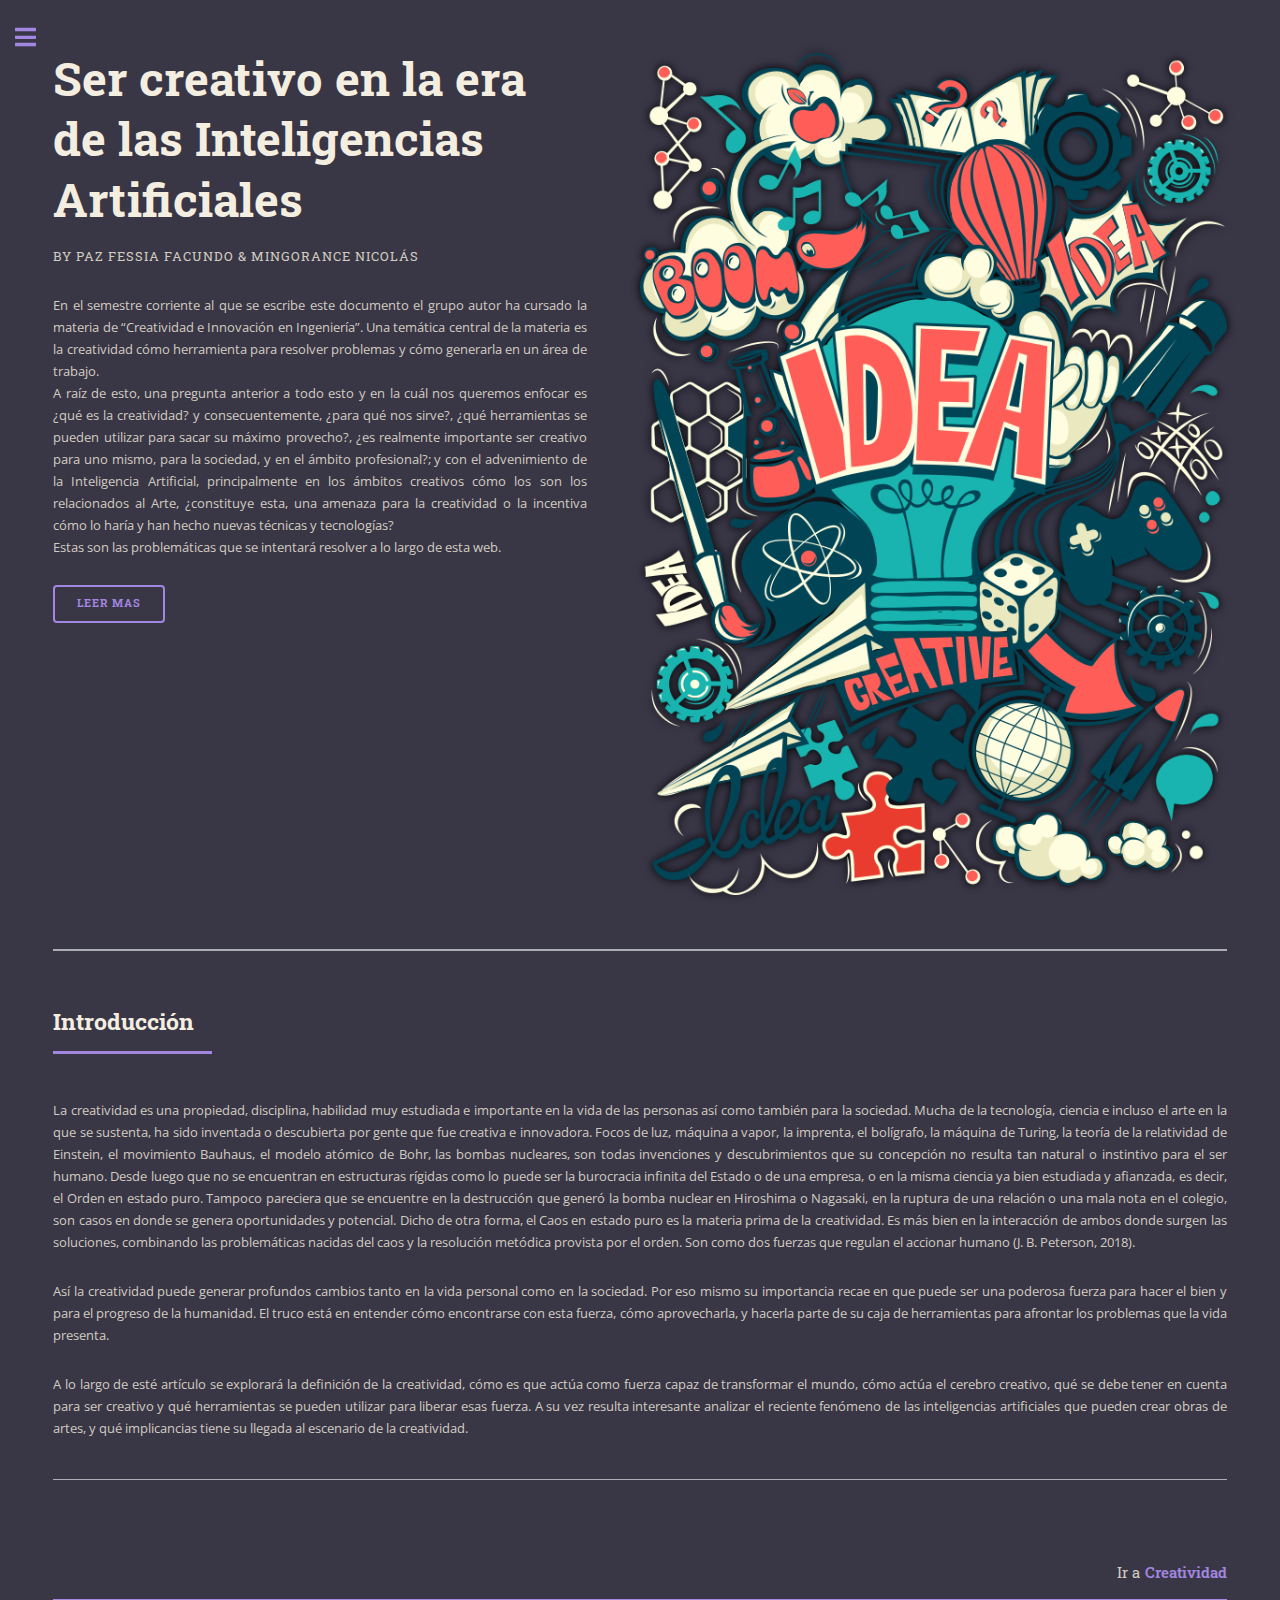
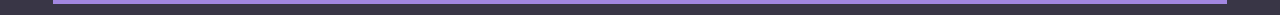
<file: index.html>
<!DOCTYPE HTML>
<html>

<head>
	<title> Paper | Creatividad e Innovación </title>
	<meta charset="utf-8" />
	<meta name="viewport" content="width=device-width, initial-scale=1, user-scalable=no" />
	<meta property="og:title" content="Paper | Creatividad e Innovación | 2023">
	<meta property="og:description"
		content="Paper para la materia 'Creatividad e Innovación en Ingeniería' hecho en 2023 por Facundo Paz Fessia y Mingorance Nicolás">
	<meta property="og:image"
		content="https://brotherad.com/barcelona/wp-content/uploads/sites/10/2021/01/factores-que-estimulan-la-creatividad-que-debes-conocer.jpg">
	<link rel="shortcut icon" href="images/favicon.ico" type="image/x-icon">
	<link rel="stylesheet" href="assets/css/main.css" />
</head>

<body class="is-preload">
	<div id="wrapper">
		<div id="main">
			<div class="inner">
				<section id="banner">
					<div class="content">
						<header>
							<h1> Ser creativo en la era de las Inteligencias Artificiales </h1>
							<p> by Paz Fessia Facundo & Mingorance Nicolás </p>
						</header>
						<p style="text-align: justify; margin: 0">
							En el semestre corriente al que se escribe este documento el
							grupo autor ha cursado la materia de “Creatividad e Innovación en Ingeniería”. Una temática
							central de
							la materia es la creatividad cómo herramienta para resolver problemas y cómo
							generarla en un área de trabajo.
						</p>
						<p style="text-align: justify; margin: 0">
							A raíz de esto, una pregunta anterior a todo esto y en la
							cuál nos queremos enfocar es ¿qué es la creatividad? y consecuentemente, ¿para qué nos
							sirve?, ¿qué herramientas se pueden utilizar para sacar su máximo provecho?, ¿es realmente
							importante ser creativo para uno mismo, para la sociedad, y en el ámbito profesional?; y con
							el advenimiento de la Inteligencia Artificial, principalmente en los ámbitos creativos cómo
							los son los relacionados al Arte, ¿constituye esta, una amenaza para la creatividad o la
							incentiva cómo lo haría y han hecho nuevas técnicas y tecnologías?
						</p>
						<p style="text-align: justify;">
							Estas son las problemáticas que se intentará resolver a lo largo de esta web.
						</p>
						<ul class="actions">
							<li><a href="#leermas" class="button big"> Leer mas </a></li>
						</ul>
					</div>
					<span class="image object">
						<img src="images/creative.png" alt="" />
					</span>
				</section>
				<section id="leermas">
					<header class="major">
						<h2>Introducción</h2>
					</header>
					<p style="text-align: justify;">
						La creatividad es una propiedad, disciplina, habilidad muy estudiada e importante en la vida de
						las personas así como también para la sociedad. Mucha de la tecnología, ciencia e incluso el
						arte en la que se sustenta, ha sido inventada o descubierta por gente que fue creativa e
						innovadora. Focos de luz, máquina a vapor, la imprenta, el bolígrafo, la máquina de Turing, la
						teoría de la relatividad de Einstein, el movimiento Bauhaus, el modelo atómico de Bohr, las
						bombas nucleares, son todas invenciones y descubrimientos que su concepción no resulta tan
						natural o instintivo para el ser humano. Desde luego que no se encuentran en estructuras rígidas
						como lo puede ser la burocracia infinita del Estado o de una empresa, o en la misma ciencia ya
						bien estudiada y afianzada, es decir, el Orden en estado puro. Tampoco pareciera que se
						encuentre en la destrucción que generó la bomba nuclear en Hiroshima o Nagasaki, en la ruptura
						de una relación o una mala nota en el colegio, son casos en donde se genera oportunidades y
						potencial. Dicho de otra forma, el Caos en estado puro es la materia prima de la creatividad. Es
						más bien en la interacción de ambos donde surgen las soluciones, combinando las problemáticas
						nacidas del caos y la resolución metódica provista por el orden. Son como dos fuerzas que
						regulan el accionar humano (J. B. Peterson, 2018).
					</p>
					<p style="text-align: justify;">
						Así la creatividad puede generar profundos cambios tanto en la vida personal como en la
						sociedad. Por eso mismo su importancia recae en que puede ser una poderosa fuerza para hacer el
						bien y para el progreso de la humanidad. El truco está en entender cómo encontrarse con esta
						fuerza, cómo aprovecharla, y hacerla parte de su caja de herramientas para afrontar los
						problemas que la vida presenta.
					</p>
					<p style="text-align: justify;">
						A lo largo de esté artículo se explorará la definición de la creatividad, cómo es que actúa como
						fuerza capaz de transformar el mundo, cómo actúa el cerebro creativo, qué se debe tener en
						cuenta para ser creativo y qué herramientas se pueden utilizar para liberar esas fuerza. A su
						vez resulta interesante analizar el reciente fenómeno de las inteligencias artificiales que
						pueden crear obras de artes, y qué implicancias tiene su llegada al escenario de la creatividad.
					</p>
					<hr class="major" />
				</section>
				<header id="header" style="padding-top: 1em; margin-bottom: 10px;">
					<a href="creatividad.html" class="logo" style="display: flex; justify-content: end; gap: 5px;"> Ir a
						<strong> Creatividad </strong> </a>
				</header>
			</div>
		</div>
		<div id="sidebar" class="inactive">
			<div class="inner">
				<nav id="menu">
					<header class="major">
						<h2>Menu</h2>
					</header>
					<ul>
						<li>
							<span class="opener">Paper</span>
							<ul>
								<li><a class="active" href="index.html">Introducción</a></li>
								<li><a href="creatividad.html">Creatividad</a></li>
								<li><a href="cerebro.html">El cerebro</a></li>
								<li><a href="ia.html">Inteligencia Artificial</a></li>
								<li><a href="solucionesia.html">Soluciones con IA</a></li>
								<li><a href="https://drive.google.com/file/d/1HOmK0K9SKpxEcibNAazl6xnPbvVnGdJg/view?usp=sharing"
										target="_blank"> Link Paper </a></li>
							</ul>
						</li>
						<li><a href="blog.html">Blog</a></li>
						<li><a href="aulavirtual.html">Aula Virtual</a></li>
					</ul>
				</nav>
				<footer id="footer">
					<p class="copyright">&copy; Creatividad e Innovación en la Ingeniería - Junio 2023 - Paz Fessia &
						Mingorance </p>
				</footer>
			</div>
		</div>
	</div>

	<script src="assets/js/jquery.min.js"></script>
	<script src="assets/js/browser.min.js"></script>
	<script src="assets/js/breakpoints.min.js"></script>
	<script src="assets/js/util.js"></script>
	<script src="assets/js/main.js"></script>

</body>

</html>
</file>
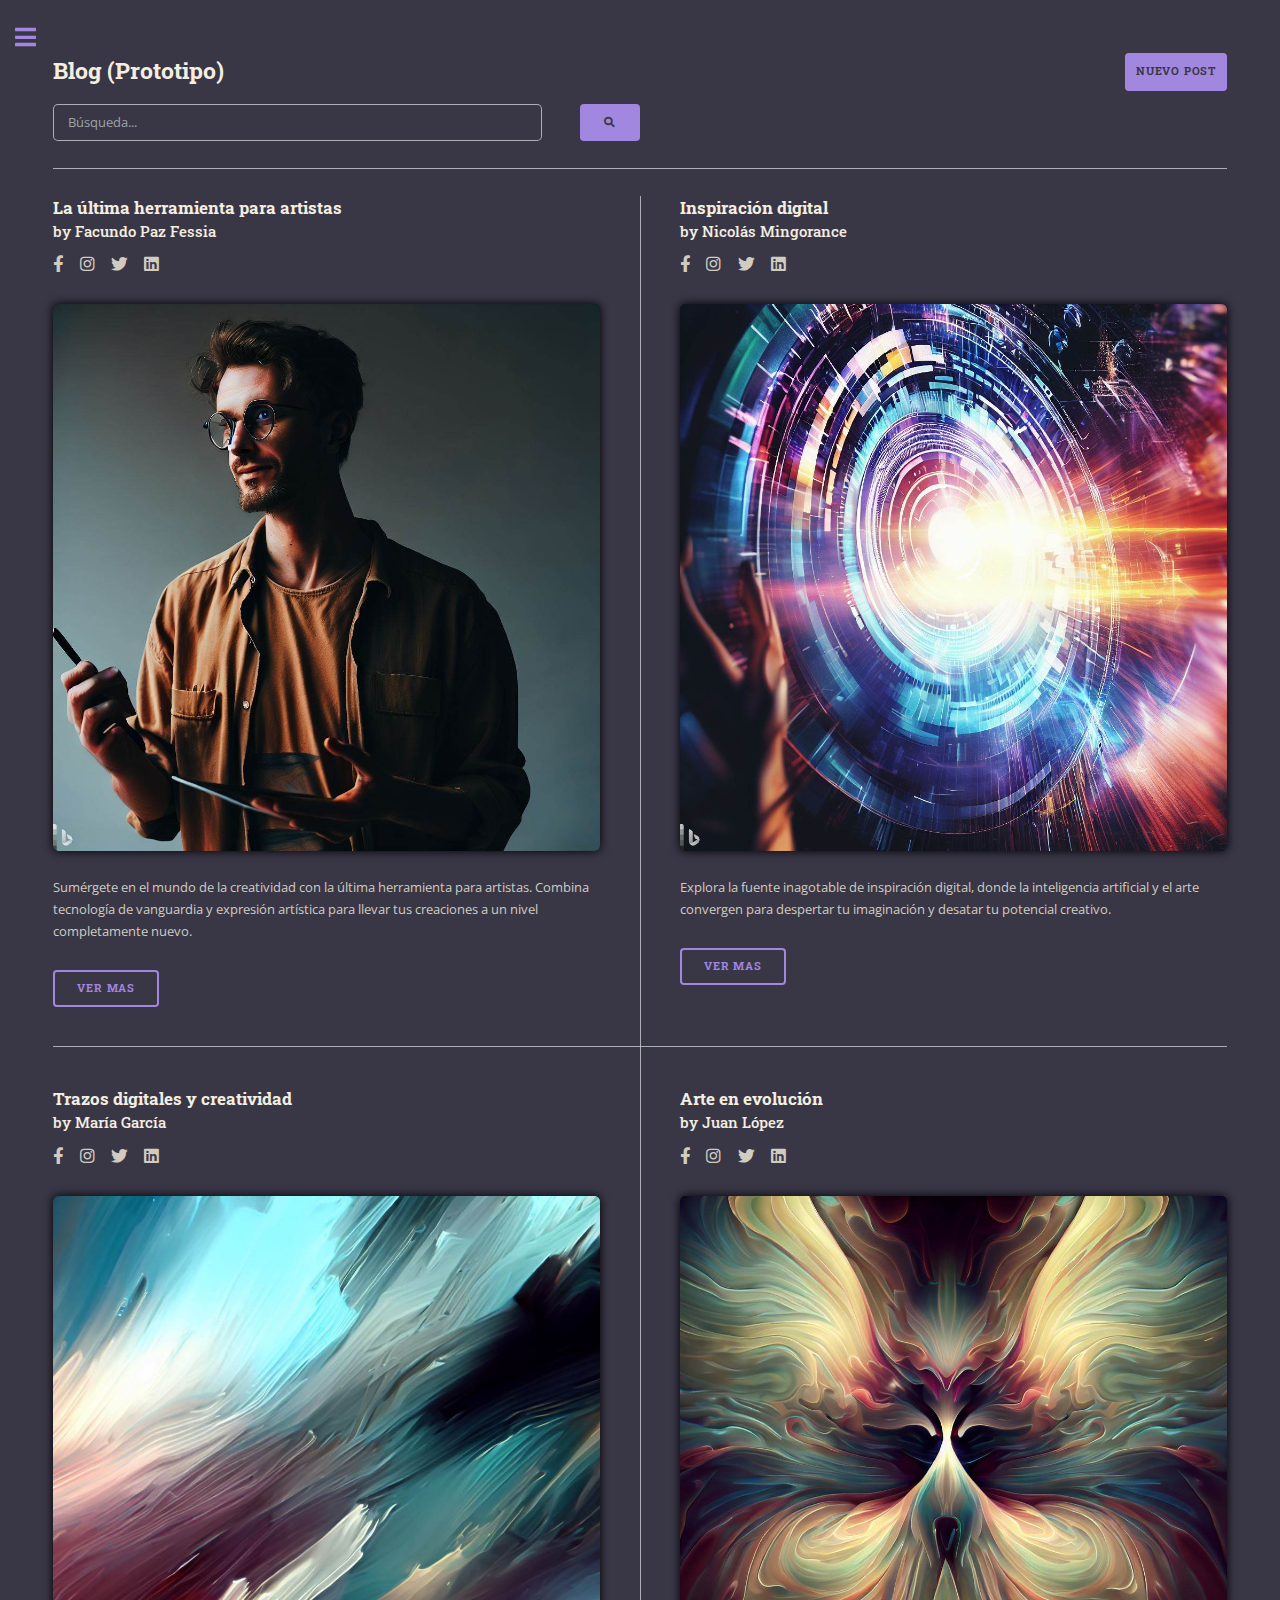
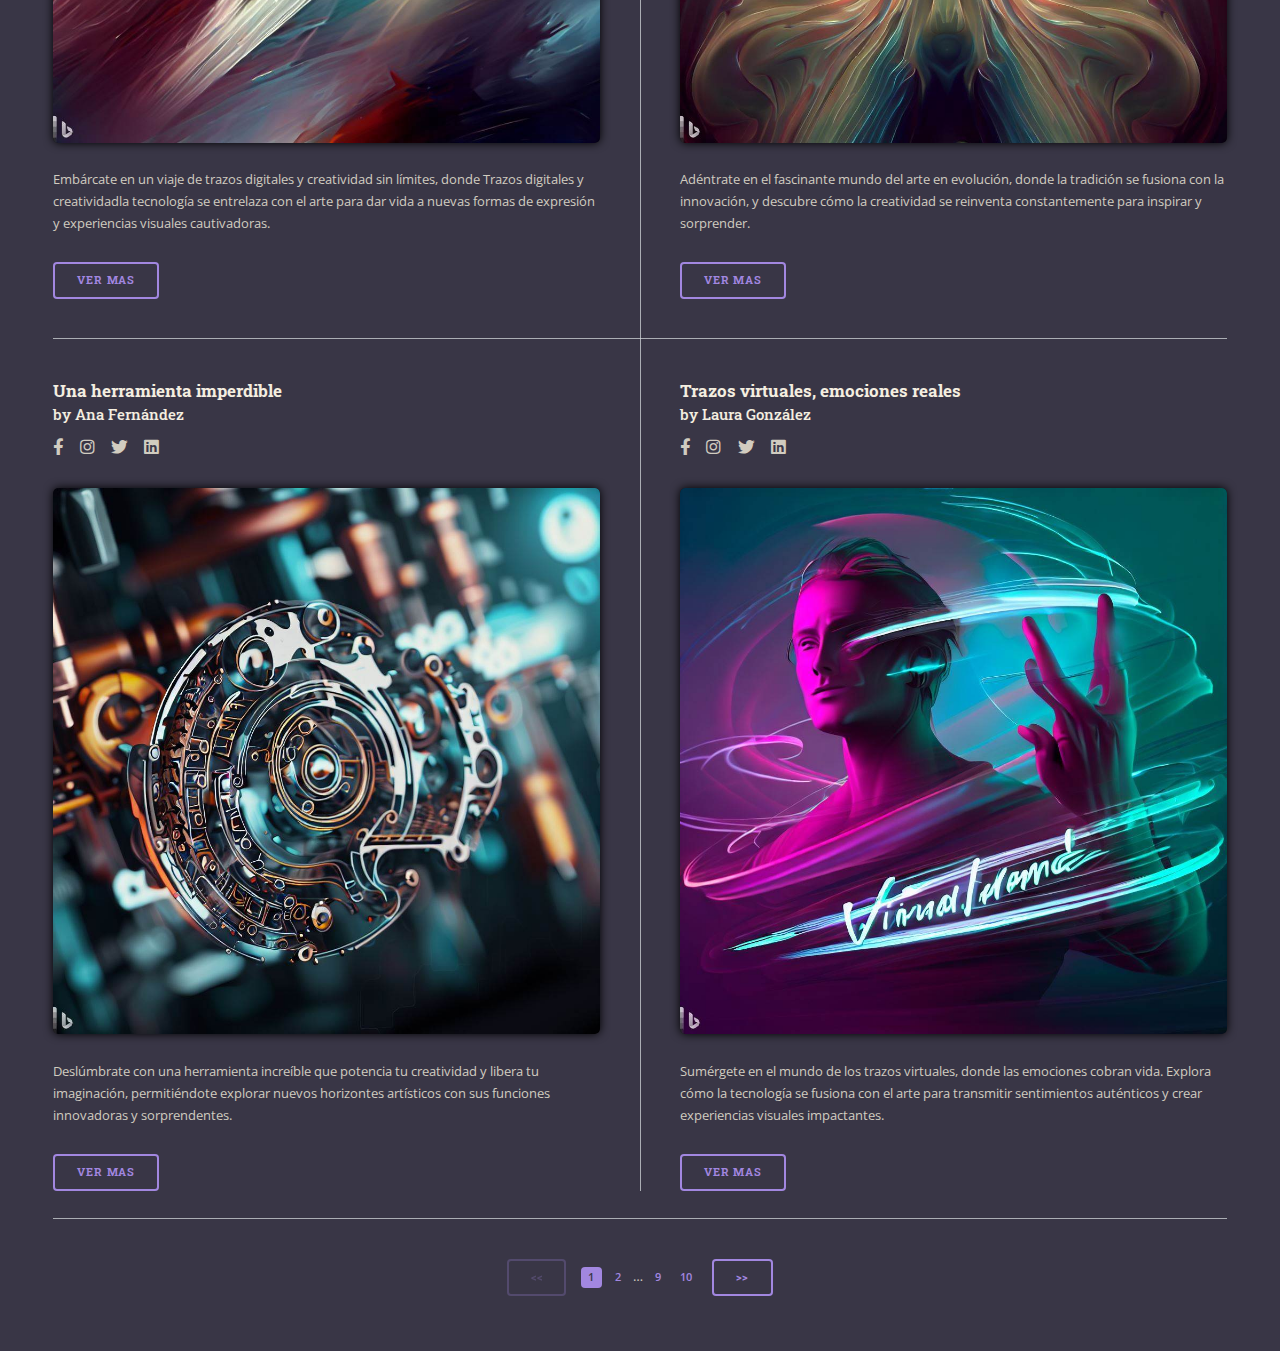
<file: blog.html>
<!DOCTYPE HTML>

<html>

<head>
	<title> IA | Blog </title>
	<meta charset="utf-8" />
	<meta name="viewport" content="width=device-width, initial-scale=1, user-scalable=no" />
	<link rel="stylesheet" href="assets/css/main.css" />
	<link rel="shortcut icon" href="images/favicon.ico" type="image/x-icon">
</head>

<body class="is-preload">
	<div id="wrapper">
		<div id="main">
			<div class="inner">
				<section>
					<header class="major row" style="margin: 0 0 1em 0; display: flex; justify-content: space-between;">
						<h2 style="margin: 0; padding: 0;"> Blog (Prototipo) </h2>
						<button style="margin: 0; padding: 0 1em;" class="button primary" id="myBtn"> Nuevo Post </button>
						<div id="myModal" class="modal" style="display: none; padding: 0; margin:0;">
							<div class="modal-content">
								<form>
									<div class="row gtr-uniform">
										<div class="col-6 col-12-xsmall">
											<input type="text" value="" placeholder="Título">
										</div>
										<div class="col-6 col-12-xsmall">
											<input type="text" value="" placeholder="Nombre">
										</div>
										<div class="col-12">
											<select>
												<option hidden value="">Seleccionar categoría</option>
												<option value="1">Herramienta</option>
												<option value="1">Descrubrimientos</option>
												<option value="1">Resultados</option>
												<option value="1">Otros</option>
											</select>
										</div>
										<div class="col-12">
											<a style="margin: 0; padding: 0 1em;" href="#" class="button icon solid fa-download">Subir imagen</a>
										</div>
										<div class="col-12">
											<textarea name="demo-message" id="demo-message" placeholder="Descripción..." rows="6"></textarea>
										</div>
										<div class="col-12">
											<ul class="actions">
												<li><input type="submit" value="Enviar" class="primary"></li>
												<li><input type="reset" value="Cancelar" class="close"></li>
											</ul>
										</div>
									</div>
								</form>
							</div>
						</div>
					</header>
					<div class="row" style="margin: 0 0 2em 0;">
						<div class="col-4 col-5-xlarge col-11-small" style="padding: 0;">
							<input type="text" name="demo-name" id="demo-name" value="" placeholder="Búsqueda...">
						</div>
						<div class="col-1" style=" display: flex; justify-content: end; padding: 0;">
							<a class="button primary"> <i class="fa-solid fa-magnifying-glass"></i> </a>
						</div>
					</div>
					<hr>
					<div class="posts">
						<article>
							<h3 style="margin: 0;">La última herramienta para artistas</h3>
							<h4 style="margin-bottom: 0.5em; font-weight: 500; font-weight: 500;"> by Facundo Paz
								Fessia </h4>
							<ul class="icons">
								<li><a href="#" class="icon brands fa-facebook-f"><span class="label">Facebook</span></a></li>
								<li><a href="#" class="icon brands fa-instagram"><span class="label">Instagram</span></a></li>
								<li><a href="#" class="icon brands fa-twitter"><span class="label">Twitter</span></a></li>
								<li><a href="#" class="icon brands fa-linkedin"><span class="label">Linkedin</span></a></li>
							</ul>
							<a href="#" class="image" style="filter: drop-shadow(0px 0px 5px black);"><img src="images/ai1.png" alt="" /></a>
							<p>
								Sumérgete en el mundo de la creatividad con la última herramienta para artistas.
								Combina tecnología de vanguardia y expresión artística para llevar tus creaciones a
								un nivel completamente nuevo.
							</p>
							<ul class="actions">
								<li><a href="#" class="button">Ver mas</a></li>
							</ul>
						</article>
						<article>
							<h3 style="margin: 0;">Inspiración digital</h3>
							<h4 style="margin-bottom: 0.5em; font-weight: 500;"> by Nicolás Mingorance </h4>
							<ul class="icons">
								<li><a href="#" class="icon brands fa-facebook-f"><span class="label">Facebook</span></a></li>
								<li><a href="#" class="icon brands fa-instagram"><span class="label">Instagram</span></a></li>
								<li><a href="#" class="icon brands fa-twitter"><span class="label">Twitter</span></a></li>
								<li><a href="#" class="icon brands fa-linkedin"><span class="label">Linkedin</span></a></li>
							</ul>
							<a href="#" class="image" style="filter: drop-shadow(0px 0px 5px black);"><img src="images/ai2.png" alt="" /></a>
							<p>
								Explora la fuente inagotable de inspiración digital, donde la inteligencia artificial
								y el arte convergen para despertar tu imaginación y desatar tu potencial creativo.
							</p>
							<ul class="actions">
								<li><a href="#" class="button">Ver mas</a></li>
							</ul>
						</article>
						<article>
							<h3 style="margin: 0;">Trazos digitales y creatividad</h3>
							<h4 style="margin-bottom: 0.5em; font-weight: 500;"> by María García </h4>
							<ul class="icons">
								<li><a href="#" class="icon brands fa-facebook-f"><span class="label">Facebook</span></a></li>
								<li><a href="#" class="icon brands fa-instagram"><span class="label">Instagram</span></a></li>
								<li><a href="#" class="icon brands fa-twitter"><span class="label">Twitter</span></a></li>
								<li><a href="#" class="icon brands fa-linkedin"><span class="label">Linkedin</span></a></li>
							</ul>
							<a href="#" class="image" style="filter: drop-shadow(0px 0px 5px black);"><img src="images/ai3.png" alt="" /></a>
							<p>
								Embárcate en un viaje de trazos digitales y creatividad sin límites, donde Trazos digitales y creatividadla
								tecnología se entrelaza con el arte para dar vida a nuevas formas de expresión y
								experiencias visuales cautivadoras.
							</p>
							<ul class="actions">
								<li><a href="#" class="button">Ver mas</a></li>
							</ul>
						</article>
						<article>
							<h3 style="margin: 0;">Arte en evolución</h3>
							<h4 style="margin-bottom: 0.5em; font-weight: 500;"> by Juan López </h4>
							<ul class="icons">
								<li><a href="#" class="icon brands fa-facebook-f"><span class="label">Facebook</span></a></li>
								<li><a href="#" class="icon brands fa-instagram"><span class="label">Instagram</span></a></li>
								<li><a href="#" class="icon brands fa-twitter"><span class="label">Twitter</span></a></li>
								<li><a href="#" class="icon brands fa-linkedin"><span class="label">Linkedin</span></a></li>
							</ul>
							<a href="#" class="image" style="filter: drop-shadow(0px 0px 5px black);"><img src="images/ai4.png" alt="" /></a>
							<p>
								Adéntrate en el fascinante mundo del arte en evolución, donde la tradición se fusiona
								con la innovación, y descubre cómo la creatividad se reinventa constantemente para
								inspirar y sorprender.
							</p>
							<ul class="actions">
								<li><a href="#" class="button">Ver mas</a></li>
							</ul>
						</article>
						<article>
							<h3 style="margin: 0;">Una herramienta imperdible</h3>
							<h4 style="margin-bottom: 0.5em; font-weight: 500;"> by Ana Fernández </h4>
							<ul class="icons">
								<li><a href="#" class="icon brands fa-facebook-f"><span class="label">Facebook</span></a></li>
								<li><a href="#" class="icon brands fa-instagram"><span class="label">Instagram</span></a></li>
								<li><a href="#" class="icon brands fa-twitter"><span class="label">Twitter</span></a></li>
								<li><a href="#" class="icon brands fa-linkedin"><span class="label">Linkedin</span></a></li>
							</ul>
							<a href="#" class="image" style="filter: drop-shadow(0px 0px 5px black);"><img src="images/ai5.png" alt="" /></a>
							<p>
								Deslúmbrate con una herramienta increíble que potencia tu creatividad y libera tu
								imaginación, permitiéndote explorar nuevos horizontes artísticos con sus funciones
								innovadoras y sorprendentes.
							</p>
							<ul class="actions">
								<li><a href="#" class="button">Ver mas</a></li>
							</ul>
						</article>
						<article>
							<h3 style="margin: 0;">Trazos virtuales, emociones reales</h3>
							<h4 style="margin-bottom: 0.5em; font-weight: 500;"> by Laura González </h4>
							<ul class="icons">
								<li><a href="#" class="icon brands fa-facebook-f"><span class="label">Facebook</span></a></li>
								<li><a href="#" class="icon brands fa-instagram"><span class="label">Instagram</span></a></li>
								<li><a href="#" class="icon brands fa-twitter"><span class="label">Twitter</span></a></li>
								<li><a href="#" class="icon brands fa-linkedin"><span class="label">Linkedin</span></a></li>
							</ul>
							<a href="#" class="image" style="filter: drop-shadow(0px 0px 5px black);"><img src="images/ai6.png" alt="" /></a>
							<p>
								Sumérgete en el mundo de los trazos virtuales, donde las emociones cobran vida.
								Explora cómo la tecnología se fusiona con el arte para transmitir sentimientos
								auténticos y crear experiencias visuales impactantes.
							</p>
							<ul class="actions">
								<li><a href="#" class="button">Ver mas</a></li>
							</ul>
						</article>
					</div>
					<hr>
					<div style="display: flex; justify-content: center; align-items: center; margin: 3em 0 0 0;">
						<ul class="pagination">
							<li><span class="button disabled"> << </li>
							<li><a href="#" class="page active">1</a></li>
							<li><a href="#" class="page">2</a></li>
							<li><span>&hellip;</span></li>
							<li><a href="#" class="page">9</a></li>
							<li><a href="#" class="page">10</a></li>
							<li><a href="#" class="button"> >> </a></li>
						</ul>
					</div>
				</section>
			</div>
		</div>

		<div id="sidebar">
			<div class="inner">
				<nav id="menu">
					<header class="major">
						<h2>Menu</h2>
					</header>
					<ul>
						<li>
							<span class="opener">Paper</span>
							<ul>
								<li><a href="index.html">Introducción</a></li>
								<li><a href="creatividad.html">Creatividad</a></li>
								<li><a href="cerebro.html">El cerebro</a></li>
								<li><a href="ia.html">Inteligencia Artificial</a></li>
								<li><a href="solucionesia.html">Soluciones con IA</a></li>
								<li><a href="https://drive.google.com/file/d/1HOmK0K9SKpxEcibNAazl6xnPbvVnGdJg/view?usp=sharing" target="_blank"> Link Paper </a></li>
							</ul>
						</li>
						<li><a class="active" href="blog.html">Blog</a></li>
						<li><a href="aulavirtual.html">Aula Virtual</a></li>
					</ul>
				</nav>
				<footer id="footer">
					<p class="copyright">&copy; Creatividad e Innovación en la Ingeniería - Junio 2023 - Paz Fessia & Mingorance </p>
				</footer>
			</div>
		</div>
	</div>

	<!-- Scripts -->
	<script src="assets/js/jquery.min.js"></script>
	<script src="assets/js/browser.min.js"></script>
	<script src="assets/js/breakpoints.min.js"></script>
	<script src="assets/js/util.js"></script>
	<script src="assets/js/main.js"></script>
	<script>
		var modal = document.getElementById("myModal");
		var btn = document.getElementById("myBtn");
		var span = document.getElementsByClassName("close")[0];
		btn.onclick = function () {
			modal.style.display = "flex";
		}
		span.onclick = function () {
			modal.style.display = "none";
		}
		window.onclick = function (event) {
			if (event.target == modal) {
				modal.style.display = "none";
			}
		}
	</script>

</body>

</html>
</file>
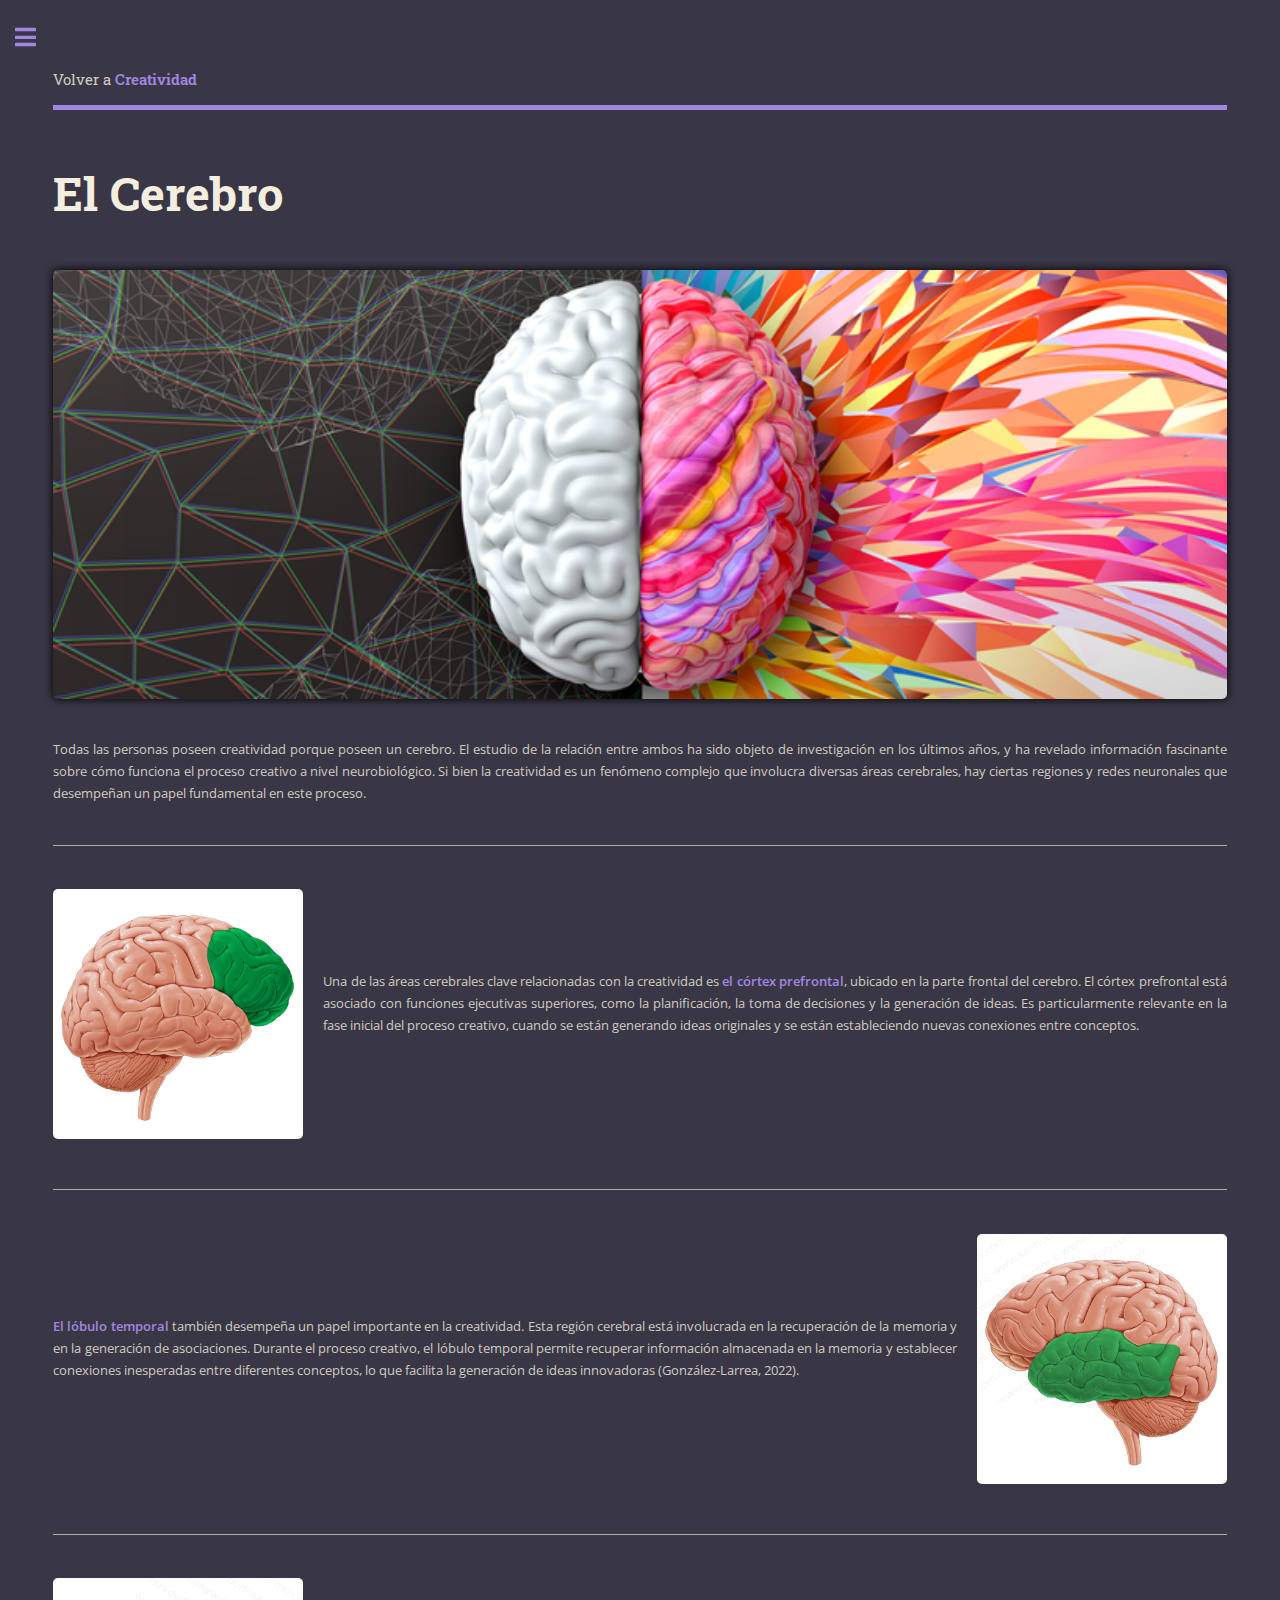
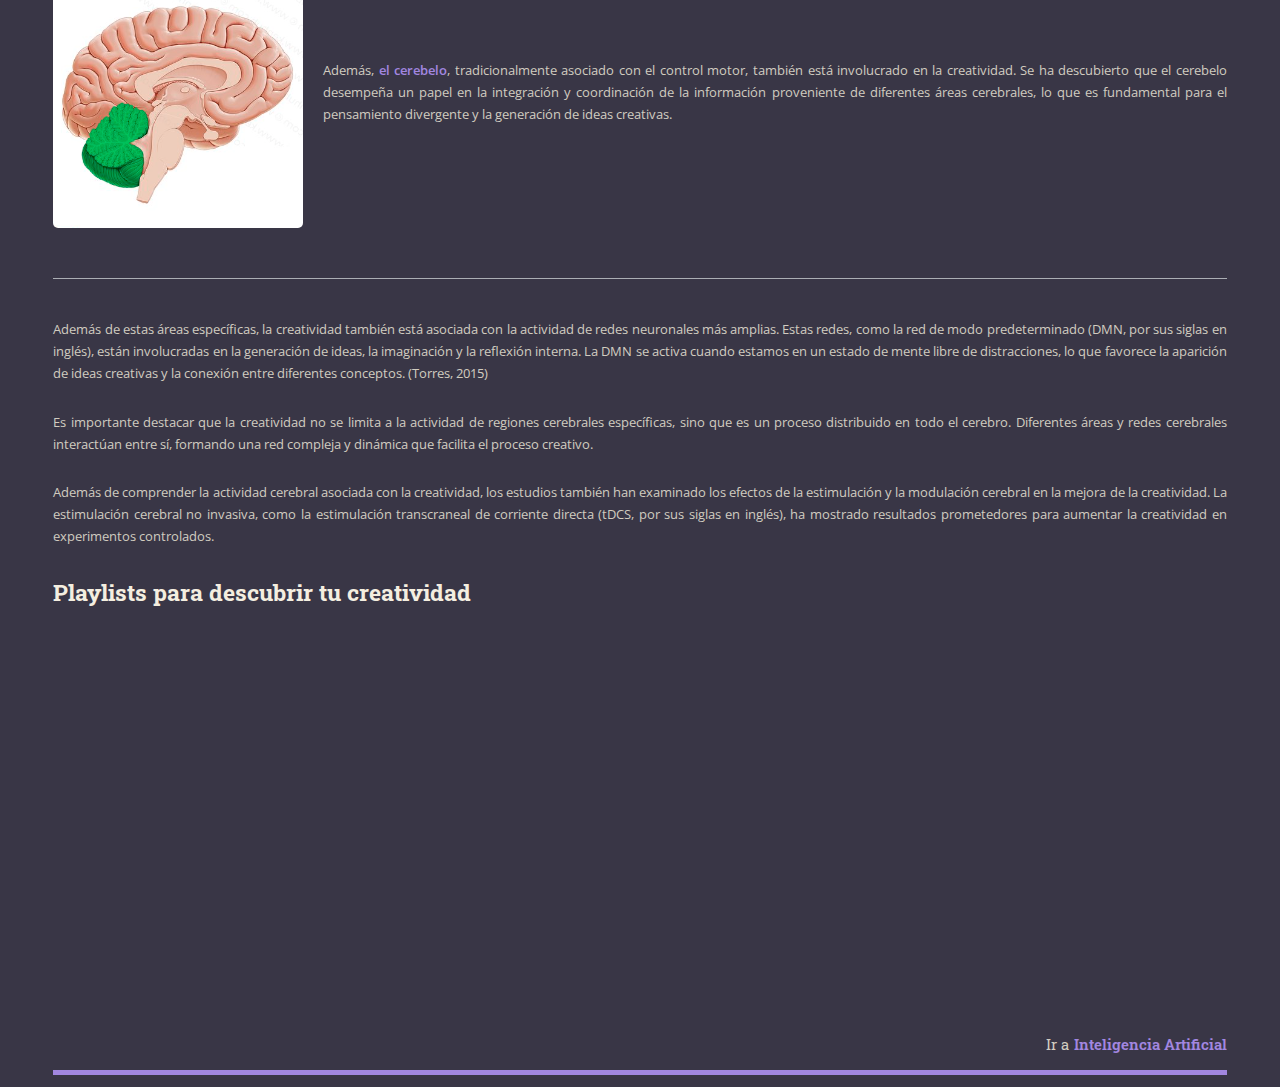
<file: cerebro.html>
<!DOCTYPE HTML>

<html>

<head>
	<title> Paper | El Cerebro </title>
	<meta charset="utf-8" />
	<meta name="viewport" content="width=device-width, initial-scale=1, user-scalable=no" />
	<link rel="stylesheet" href="assets/css/main.css" />
	<link rel="shortcut icon" href="images/favicon.ico" type="image/x-icon">
</head>

<body class="is-preload">
	<div id="wrapper">
		<div id="main">
			<div class="inner">
				<header id="header">
					<a href="creatividad.html" class="logo"> Volver a <strong>Creatividad</strong> </a>
				</header>
				<section>
					<header class="main">
						<h1> El Cerebro </h1>
					</header>
					<span class="image main"><img src="images/cerebro.png" alt="" /></span>
					<p style="text-align: justify;">
						Todas las personas poseen creatividad porque poseen un cerebro. El estudio de la relación entre
						ambos ha sido objeto de investigación en los últimos años, y ha revelado información fascinante
						sobre cómo funciona el proceso creativo a nivel neurobiológico. Si bien la creatividad es un
						fenómeno complejo que involucra diversas áreas cerebrales, hay ciertas regiones y redes
						neuronales que desempeñan un papel fundamental en este proceso.
					</p>
					<hr class="major" />
					<div class="row">
						<div class="col-12">
							<span class="image left"> <img style="filter: none;transform: scaleX(-1)"
									src="images/cortex2.png" alt="">
							</span>
							<div style="height: 100%; display: flex; align-items: center;">
								<p style="text-align: justify;">
									Una de las áreas cerebrales clave relacionadas con la creatividad es <strong>el
										córtex prefrontal</strong>,
									ubicado en la parte frontal del cerebro. El córtex prefrontal está asociado con
									funciones
									ejecutivas superiores, como la planificación, la toma de decisiones y la generación
									de
									ideas. Es
									particularmente relevante en la fase inicial del proceso creativo, cuando se están
									generando
									ideas originales y se están estableciendo nuevas conexiones entre conceptos.
								</p>
							</div>
						</div>
					</div>
					<hr class="major" />
					<div class="row">
						<div class="col-12">
							<span class="image right"> <img style="filter: none;" src="images/lobulotemp.png" alt="">
							</span>
							<div style="height: 100%; display: flex; align-items: center;">
								<p style="text-align: justify;"> <strong>El lóbulo temporal</strong> también desempeña
									un papel importante en la
									creatividad. Esta región
									cerebral
									está involucrada en la recuperación de la memoria y en la generación de
									asociaciones.
									Durante el
									proceso creativo, el lóbulo temporal permite recuperar información almacenada en la
									memoria y
									establecer conexiones inesperadas entre diferentes conceptos, lo que facilita la
									generación de
									ideas innovadoras (González-Larrea, 2022).
								</p>
							</div>
						</div>
					</div>
					<hr class="major" />
					<div class="row">
						<div class="col-12">
							<span class="image left"> <img style="filter: none;transform: scaleX(-1)"
									src="images/cerebelo2.png" alt="">
							</span>
							<div style="height: 100%; display: flex; align-items: center;">
								<p style="text-align: justify;">
									Además, <strong>el cerebelo</strong>, tradicionalmente asociado con el control
									motor, también está
									involucrado en
									la creatividad. Se ha descubierto que el cerebelo desempeña un papel en la
									integración y
									coordinación de la información proveniente de diferentes áreas cerebrales, lo que es
									fundamental
									para el pensamiento divergente y la generación de ideas creativas.
								</p>
							</div>
						</div>
					</div>
					<hr class="major" />
					<div>
						<p style="text-align: justify;">
							Además de estas áreas específicas, la creatividad también está asociada con la actividad de
							redes neuronales más amplias. Estas redes, como la red de modo predeterminado (DMN, por sus
							siglas en inglés), están involucradas en la generación de ideas, la imaginación y la
							reflexión
							interna. La DMN se activa cuando estamos en un estado de mente libre de distracciones, lo
							que
							favorece la aparición de ideas creativas y la conexión entre diferentes conceptos. (Torres,
							2015)
						</p>
						<p style="text-align: justify;">
							Es importante destacar que la creatividad no se limita a la actividad de regiones cerebrales
							específicas, sino que es un proceso distribuido en todo el cerebro. Diferentes áreas y redes
							cerebrales interactúan entre sí, formando una red compleja y dinámica que facilita el
							proceso
							creativo.
						</p>
						<p style="text-align: justify;">
							Además de comprender la actividad cerebral asociada con la creatividad, los estudios también
							han
							examinado los efectos de la estimulación y la modulación cerebral en la mejora de la
							creatividad. La estimulación cerebral no invasiva, como la estimulación transcraneal de
							corriente directa (tDCS, por sus siglas en inglés), ha mostrado resultados prometedores para
							aumentar la creatividad en experimentos controlados.
						</p>
					</div>
					<h2> Playlists para descubrir tu creatividad </h2>
					<div class="row">
						<div class="col-6 col-12-small">
							<iframe style="border-radius:12px"
								src="https://open.spotify.com/embed/playlist/37i9dQZF1DWWnMZKMl7SWB?utm_source=generator"
								width="100%" height="352" frameBorder="0" allowfullscreen=""
								allow="autoplay; clipboard-write; encrypted-media; fullscreen; picture-in-picture"
								loading="lazy"></iframe>
						</div>
						<div class="col-6 col-12-small">
							<iframe style="border-radius:12px"
								src="https://open.spotify.com/embed/playlist/5yasYIAsJUZiXXhyF5k2qH?utm_source=generator"
								width="100%" height="352" frameBorder="0" allowfullscreen=""
								allow="autoplay; clipboard-write; encrypted-media; fullscreen; picture-in-picture"
								loading="lazy"></iframe>
						</div>
					</div>
				</section>
				<header id="header" style="padding-top: 1em; margin-bottom: 10px;">
					<a href="ia.html" class="logo" style="display: flex; justify-content: end; gap: 5px;"> Ir a <strong>
							Inteligencia Artificial </strong> </a>
				</header>
			</div>
		</div>
		<div id="sidebar">
			<div class="inner">
				<nav id="menu">
					<header class="major">
						<h2>Menu</h2>
					</header>
					<ul>
						<li>
							<span class="opener">Paper</span>
							<ul>
								<li><a href="index.html">Introducción</a></li>
								<li><a href="creatividad.html">Creatividad</a></li>
								<li><a class="active" href="cerebro.html">El cerebro</a></li>
								<li><a href="ia.html">Inteligencia Artificial</a></li>
								<li><a href="solucionesia.html">Soluciones con IA</a></li>
								<li><a href="https://drive.google.com/file/d/1HOmK0K9SKpxEcibNAazl6xnPbvVnGdJg/view?usp=sharing"
										target="_blank"> Link Paper </a></li>
							</ul>
						</li>
						<li><a href="blog.html">Blog</a></li>
						<li><a href="aulavirtual.html">Aula Virtual</a></li>
					</ul>
				</nav>
				<footer id="footer">
					<p class="copyright">&copy; Creatividad e Innovación en la Ingeniería - Junio 2023 - Paz Fessia &
						Mingorance </p>
				</footer>
			</div>
		</div>
	</div>

	<script src="assets/js/jquery.min.js"></script>
	<script src="assets/js/browser.min.js"></script>
	<script src="assets/js/breakpoints.min.js"></script>
	<script src="assets/js/util.js"></script>
	<script src="assets/js/main.js"></script>

</body>

</html>
</file>
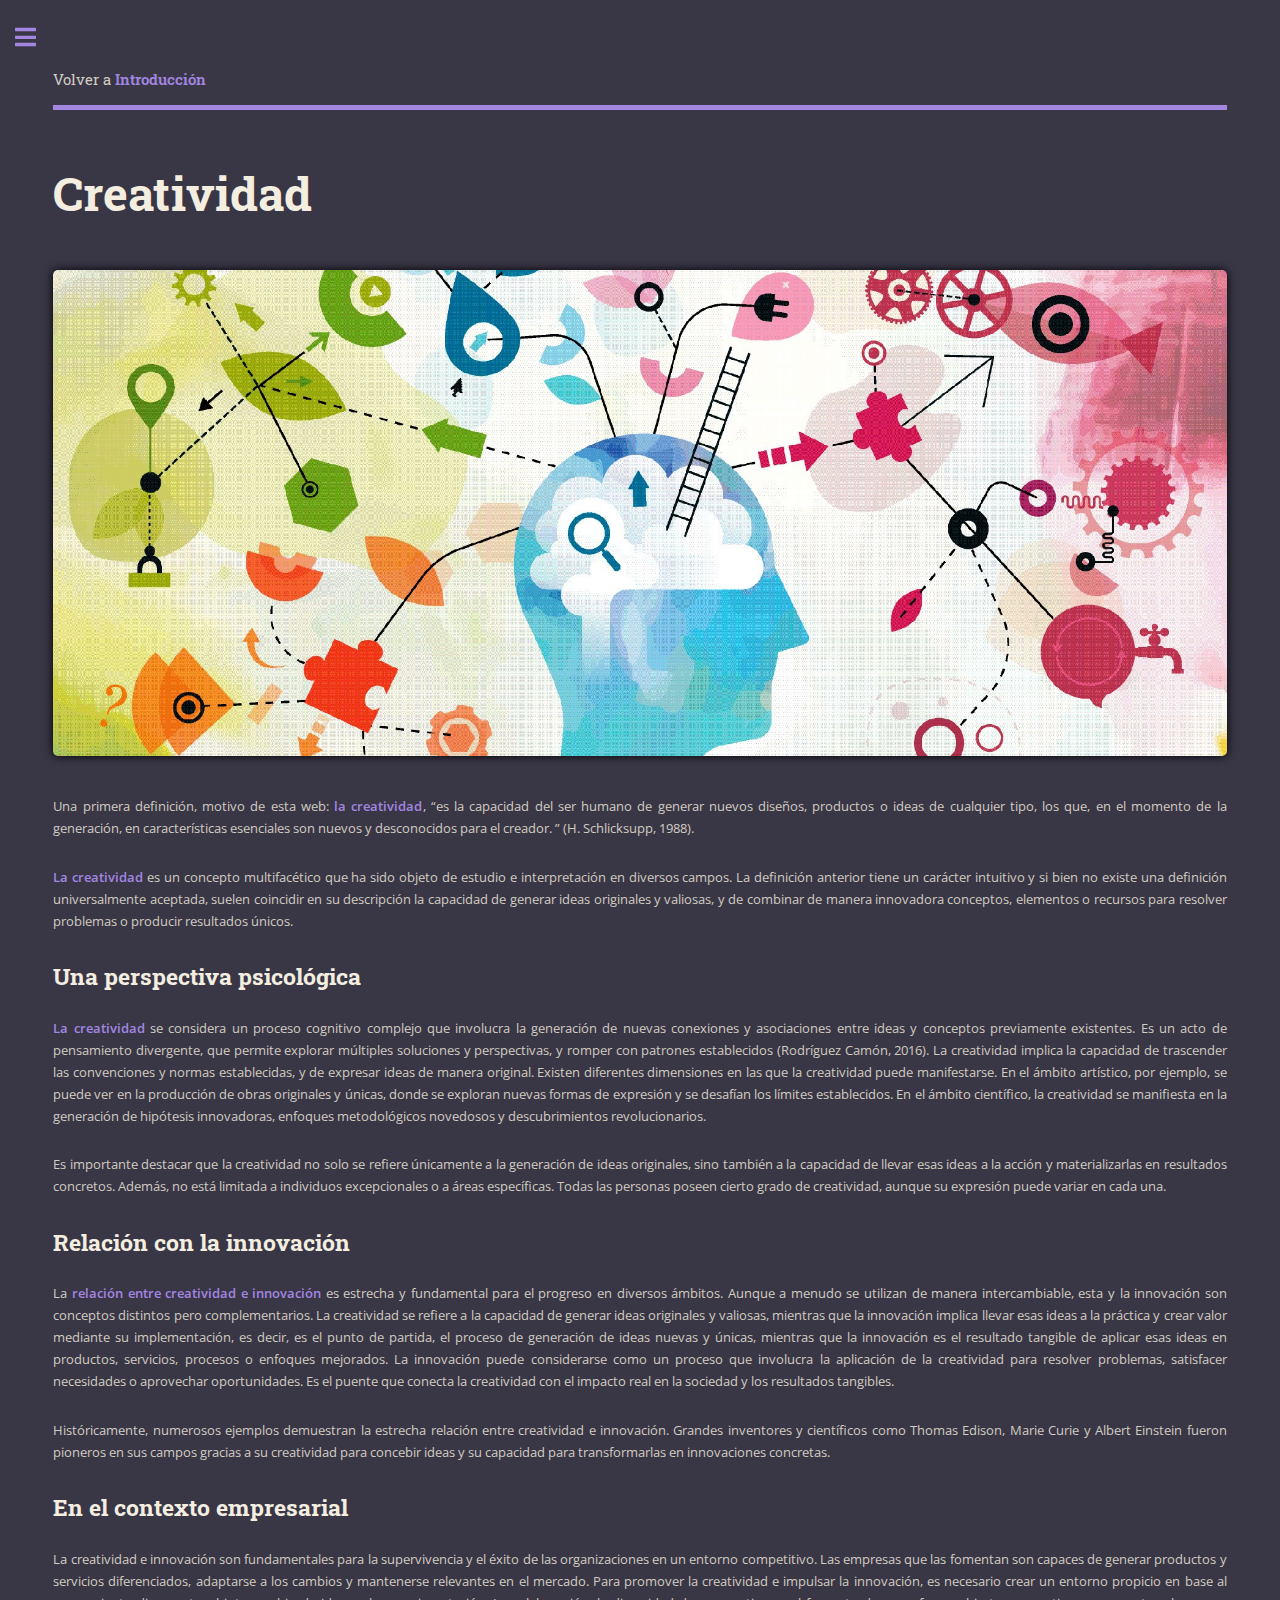
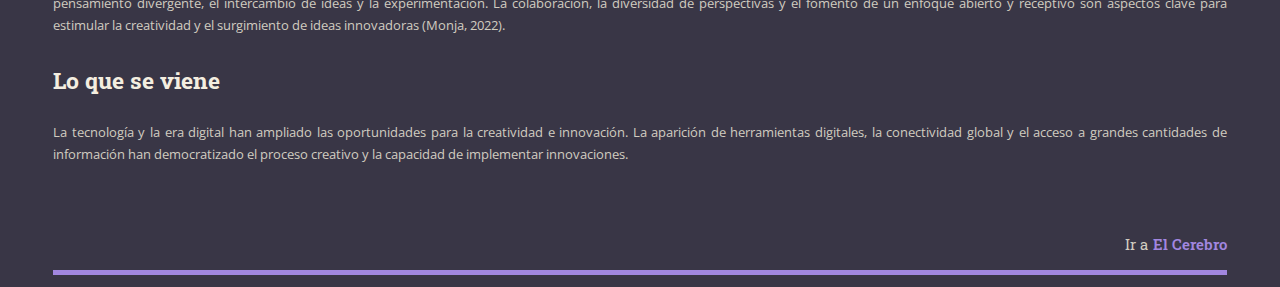
<file: creatividad.html>
<!DOCTYPE HTML>

<html>

<head>
	<title> Paper | Creatividad </title>
	<meta charset="utf-8" />
	<meta name="viewport" content="width=device-width, initial-scale=1, user-scalable=no" />
	<link rel="stylesheet" href="assets/css/main.css" />
	<link rel="shortcut icon" href="images/favicon.ico" type="image/x-icon">
</head>

<body class="is-preload">
	<div id="wrapper">
		<div id="main">
			<div class="inner">
				<header id="header">
					<a href="index.html" class="logo"> Volver a <strong>Introducción</strong> </a>
				</header>
				<section>
					<header class="main">
						<h1> Creatividad </h1>
					</header>
					<span class="image main"><img src="images/creatividad.jpg" alt="" /></span>
					<p style="text-align: justify;">
						Una primera definición, motivo de esta web: <strong>la creatividad</strong>, “es la capacidad del ser humano de
						generar nuevos diseños, productos o ideas de cualquier tipo, los que, en el momento de la
						generación, en características esenciales son nuevos y desconocidos para el creador. ” (H.
						Schlicksupp, 1988).
					</p>
					<p style="text-align: justify;">
						<strong>La creatividad </strong>es un concepto multifacético que ha sido objeto de estudio e interpretación en
						diversos campos. La definición anterior tiene un carácter intuitivo y
						si bien no existe una definición universalmente aceptada, suelen coincidir en su descripción la
						capacidad de generar ideas originales y valiosas, y de combinar de manera innovadora conceptos,
						elementos o recursos para resolver problemas o producir resultados únicos.
					</p>
					<h2> Una perspectiva psicológica</h2>
					<p style="text-align: justify;">
						<strong>La creatividad </strong>se considera un proceso cognitivo complejo que
						involucra la generación de nuevas conexiones y asociaciones entre ideas y conceptos previamente
						existentes. Es un acto de pensamiento divergente, que permite explorar múltiples soluciones y
						perspectivas, y romper con patrones establecidos (Rodríguez Camón, 2016). La creatividad implica
						la capacidad de trascender las convenciones y normas establecidas, y de expresar ideas de manera
						original. Existen diferentes dimensiones en las que la creatividad puede manifestarse. En el
						ámbito artístico, por ejemplo, se puede ver en la producción de obras originales y únicas, donde
						se exploran nuevas formas de expresión y se desafían los límites establecidos. En el ámbito
						científico, la creatividad se manifiesta en la generación de hipótesis innovadoras, enfoques
						metodológicos novedosos y descubrimientos revolucionarios.
					</p>
					<p style="text-align: justify;">
						Es importante destacar que la creatividad no solo se refiere únicamente a la generación de ideas
						originales, sino también a la capacidad de llevar esas ideas a la acción y materializarlas en
						resultados concretos. Además, no está limitada a individuos excepcionales o a
						áreas específicas. Todas las personas poseen cierto grado de creatividad, aunque su expresión
						puede variar en cada una.
					</p>
					<h2> Relación con la innovación </h2>
					<p style="text-align: justify;">
						La <strong>relación entre creatividad e innovación</strong> es estrecha y fundamental para el progreso en diversos ámbitos. Aunque a menudo se utilizan de manera intercambiable, esta y la innovación son conceptos distintos pero complementarios. La creatividad se refiere a la capacidad de generar ideas originales y valiosas, mientras que la innovación implica llevar esas ideas a la práctica y crear valor mediante su implementación, es decir, es el punto de partida, el proceso de generación de ideas nuevas y únicas, mientras que la innovación es el resultado tangible de aplicar esas ideas en productos, servicios, procesos o enfoques mejorados. La innovación puede considerarse como un proceso que involucra la aplicación de la creatividad para resolver problemas, satisfacer necesidades o aprovechar oportunidades. Es el puente que conecta la creatividad con el impacto real en la sociedad y los resultados tangibles.
					</p>
					<p style="text-align: justify;">
						Históricamente, numerosos ejemplos demuestran la estrecha relación entre creatividad e innovación. Grandes inventores y científicos como Thomas Edison, Marie Curie y Albert Einstein fueron pioneros en sus campos gracias a su creatividad para concebir ideas y su capacidad para transformarlas en innovaciones concretas.
					</p>
					<h2>En el contexto empresarial</h2>
					<p style="text-align: justify;">
						La creatividad e innovación son fundamentales para la supervivencia y el éxito de las organizaciones en un entorno competitivo. Las empresas que las fomentan son capaces de generar productos y servicios diferenciados, adaptarse a los cambios y mantenerse relevantes en el mercado. Para promover la creatividad e impulsar la innovación, es necesario crear un entorno propicio en base al pensamiento divergente, el intercambio de ideas y la experimentación. La colaboración, la diversidad de perspectivas y el fomento de un enfoque abierto y receptivo son aspectos clave para estimular la creatividad y el surgimiento de ideas innovadoras  (Monja, 2022).
					</p>
					<h2> Lo que se viene </h2>
					<p style="text-align: justify;">
						La tecnología y la era digital han ampliado las oportunidades para la creatividad e innovación. La aparición de herramientas digitales, la conectividad global y el acceso a grandes cantidades de información han democratizado el proceso creativo y la capacidad de implementar innovaciones.
					</p>
				</section>
				<header id="header" style="padding-top: 1em; margin-bottom: 10px;">
					<a href="cerebro.html" class="logo" style="display: flex; justify-content: end; gap: 5px;"> Ir a
						<strong> El Cerebro </strong> </a>
				</header>
			</div>
		</div>
		<div id="sidebar">
			<div class="inner">
				<nav id="menu">
					<header class="major">
						<h2>Menu</h2>
					</header>
					<ul>
						<li>
							<span class="opener">Paper</span>
							<ul>
								<li><a href="index.html">Introducción</a></li>
								<li><a class="active" href="creatividad.html">Creatividad</a></li>
								<li><a href="cerebro.html">El cerebro</a></li>
								<li><a href="ia.html">Inteligencia Artificial</a></li>
								<li><a href="solucionesia.html">Soluciones con IA</a></li>
								<li><a
									href="https://drive.google.com/file/d/1HOmK0K9SKpxEcibNAazl6xnPbvVnGdJg/view?usp=sharing"
									target="_blank"> Link Paper </a></li>
							</ul>
						</li>
						<li><a href="blog.html">Blog</a></li>
						<li><a href="aulavirtual.html">Aula Virtual</a></li>

					</ul>
				</nav>
				<footer id="footer">
					<p class="copyright">&copy; Creatividad e Innovación en la Ingeniería - Junio 2023 - Paz Fessia & Mingorance </p>
				</footer>
			</div>
		</div>
	</div>

	<script src="assets/js/jquery.min.js"></script>
	<script src="assets/js/browser.min.js"></script>
	<script src="assets/js/breakpoints.min.js"></script>
	<script src="assets/js/util.js"></script>
	<script src="assets/js/main.js"></script>

</body>

</html>
</file>
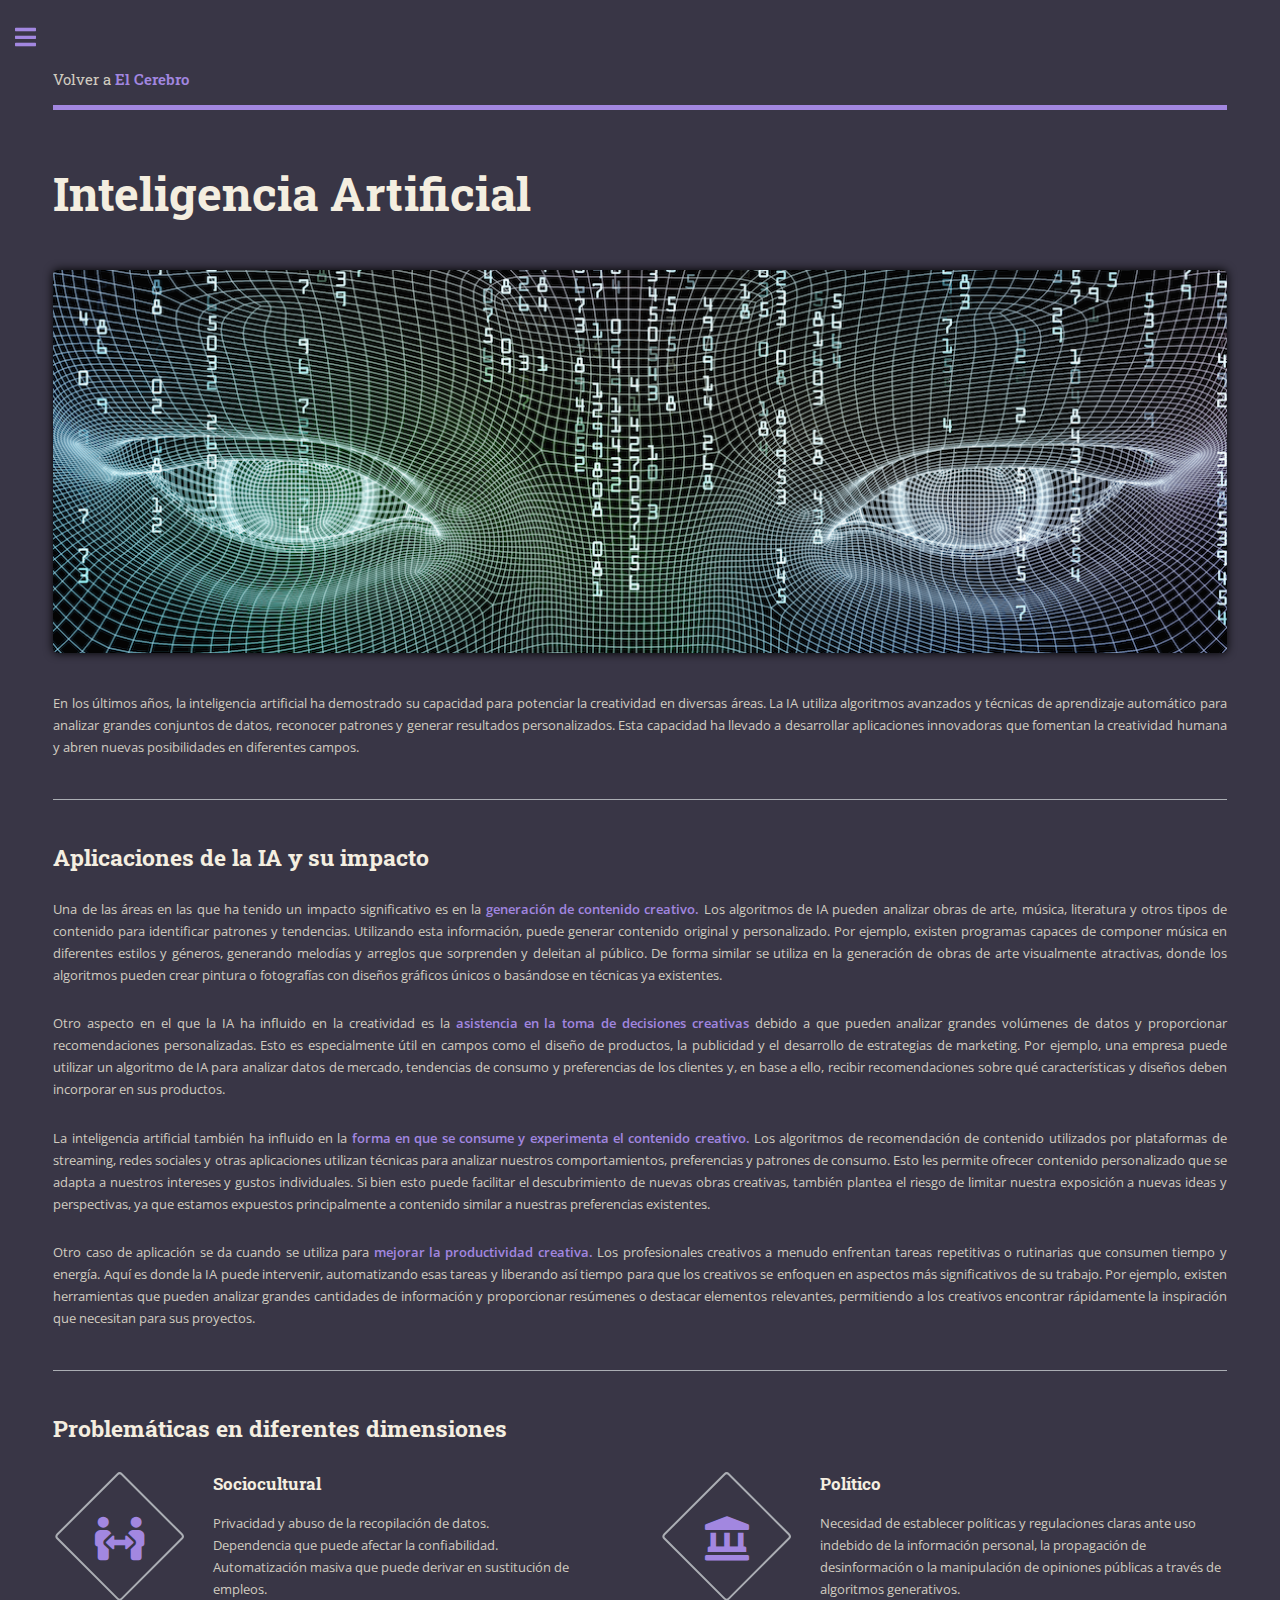
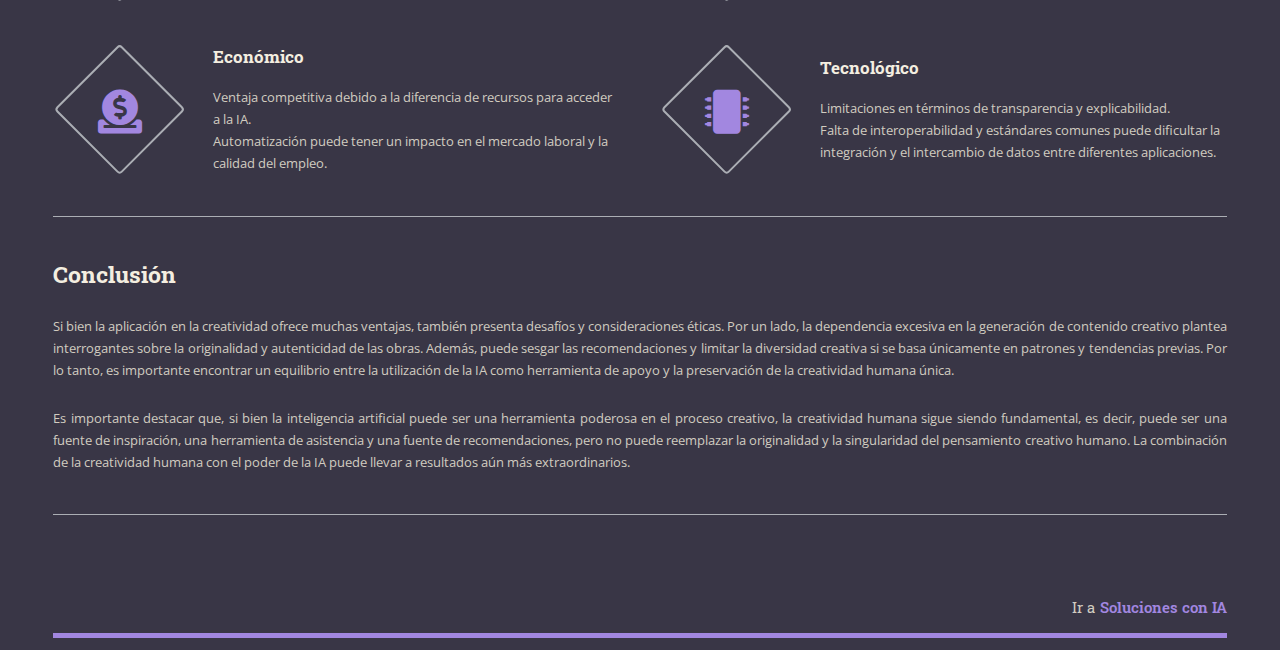
<file: ia.html>
<!DOCTYPE HTML>

<html>

<head>
	<title> Paper | Inteligencia Artificial </title>
	<meta charset="utf-8" />
	<meta name="viewport" content="width=device-width, initial-scale=1, user-scalable=no" />
	<link rel="stylesheet" href="assets/css/main.css" />
	<link rel="shortcut icon" href="images/favicon.ico" type="image/x-icon">
</head>

<body class="is-preload">
	<div id="wrapper">
		<div id="main">
			<div class="inner">
				<header id="header">
					<a href="cerebro.html" class="logo"> Volver a <strong> El Cerebro </strong> </a>
				</header>
				<section>
					<header class="main">
						<h1> Inteligencia Artificial </h1>
					</header>
					<span class="image main"><img src="images/ai.png" alt="" /></span>
					<p style="text-align: justify;">
						En los últimos años, la inteligencia artificial ha demostrado su capacidad para potenciar la
						creatividad en diversas áreas. La IA utiliza algoritmos avanzados y técnicas de aprendizaje
						automático para analizar grandes conjuntos de datos, reconocer patrones y generar resultados
						personalizados. Esta capacidad ha llevado a desarrollar aplicaciones innovadoras que fomentan la
						creatividad humana y abren nuevas posibilidades en diferentes campos.
					</p>
					<hr class="major" />
					<h2> Aplicaciones de la IA y su impacto </h2>
					<p style="text-align: justify;">
						Una de las áreas en las que ha tenido un impacto significativo es en la <strong> generación de
							contenido creativo. </strong> Los algoritmos de IA pueden analizar obras de arte, música,
						literatura y otros tipos de contenido para identificar patrones y tendencias. Utilizando esta
						información, puede generar contenido original y personalizado. Por ejemplo, existen programas
						capaces de componer música en diferentes estilos y géneros, generando melodías y arreglos que
						sorprenden y deleitan al público. De forma similar se utiliza en la generación de obras de arte
						visualmente atractivas, donde los algoritmos pueden crear pintura o fotografías con diseños
						gráficos únicos o basándose en técnicas ya existentes.
					</p>
					<p style="text-align: justify;">
						Otro aspecto en el que la IA ha influido en la creatividad es la <strong> asistencia en la toma
							de decisiones creativas </strong> debido a que pueden analizar grandes volúmenes de datos y
						proporcionar recomendaciones personalizadas. Esto es especialmente útil en campos como el diseño
						de productos, la publicidad y el desarrollo de estrategias de marketing. Por ejemplo, una
						empresa puede utilizar un algoritmo de IA para analizar datos de mercado, tendencias de consumo
						y preferencias de los clientes y, en base a ello, recibir recomendaciones sobre qué
						características y diseños deben incorporar en sus productos.
					</p>
					<p style="text-align: justify;">
						La inteligencia artificial también ha influido en la <strong>forma en que se consume y
							experimenta el contenido creativo.</strong> Los algoritmos de recomendación de contenido
						utilizados por plataformas de streaming, redes sociales y otras aplicaciones utilizan técnicas
						para analizar nuestros comportamientos, preferencias y patrones de consumo. Esto les permite
						ofrecer contenido personalizado que se adapta a nuestros intereses y gustos individuales. Si
						bien esto puede facilitar el descubrimiento de nuevas obras creativas, también plantea el riesgo
						de limitar nuestra exposición a nuevas ideas y perspectivas, ya que estamos expuestos
						principalmente a contenido similar a nuestras preferencias existentes.
					</p>
					<p style="text-align: justify;">
						Otro caso de aplicación se da cuando se utiliza para <strong> mejorar la productividad creativa.
						</strong> Los profesionales creativos a menudo enfrentan tareas repetitivas o rutinarias que
						consumen tiempo y energía. Aquí es donde la IA puede intervenir, automatizando esas tareas y
						liberando así tiempo para que los creativos se enfoquen en aspectos más significativos de su
						trabajo. Por ejemplo, existen herramientas que pueden analizar grandes cantidades de información
						y proporcionar resúmenes o destacar elementos relevantes, permitiendo a los creativos encontrar
						rápidamente la inspiración que necesitan para sus proyectos.
					</p>
					<hr class="major" />
					<h2> Problemáticas en diferentes dimensiones </h2>
					<div class="features">
						<article>
							<span class="icon solid fa-people-arrows"></span>
							<div class="content">
								<h3>Sociocultural</h3>
								<p style="margin: 0;">Privacidad y abuso de la recopilación de datos.</p>
								<p style="margin: 0;">Dependencia que puede afectar la confiabilidad.</p>
								<p>Automatización masiva que puede derivar en sustitución de empleos.</p>
							</div>
						</article>
						<article>
							<span class="icon solid fa-landmark"></span>
							<div class="content">
								<h3>Político</h3>
								<p> Necesidad de establecer políticas y regulaciones claras ante uso indebido de la
									información personal, la propagación de desinformación o la manipulación de
									opiniones públicas a través de algoritmos generativos. </p>
							</div>
						</article>
						<article>
							<span class="icon solid fa-circle-dollar-to-slot"></span>
							<div class="content">
								<h3>Económico</h3>
								<p style="margin: 0;"> Ventaja competitiva debido a la diferencia de recursos para
									acceder a la IA.</p>
								<p> Automatización puede tener un impacto en el mercado laboral y la calidad del empleo.
								</p>
							</div>
						</article>
						<article>
							<span class="icon solid fa-microchip"></span>
							<div class="content">
								<h3>Tecnológico </h3>
								<p style="margin: 0;"> Limitaciones en términos de transparencia y explicabilidad.</p>
								<p> Falta de interoperabilidad y estándares comunes puede dificultar la integración y el
									intercambio de datos entre diferentes aplicaciones.</p>
							</div>
						</article>
					</div>
					<hr class="major" />
					<h2> Conclusión </h2>
					<p style="text-align: justify;">
						Si bien la aplicación en la creatividad ofrece muchas ventajas, también presenta desafíos y
						consideraciones éticas. Por un lado, la dependencia excesiva en la generación de contenido
						creativo plantea interrogantes sobre la originalidad y autenticidad de las obras. Además, puede
						sesgar las recomendaciones y limitar la diversidad creativa si se basa únicamente en patrones y
						tendencias previas. Por lo tanto, es importante encontrar un equilibrio entre la utilización de
						la IA como herramienta de apoyo y la preservación de la creatividad humana única.
					</p>
					<p style="text-align: justify;">
						Es importante destacar que, si bien la inteligencia artificial puede ser una herramienta
						poderosa en el proceso creativo, la creatividad humana sigue siendo fundamental, es decir, puede
						ser una fuente de inspiración, una herramienta de asistencia y una fuente de recomendaciones,
						pero no puede reemplazar la originalidad y la singularidad del pensamiento creativo humano. La
						combinación de la creatividad humana con el poder de la IA puede llevar a resultados aún más
						extraordinarios.
					</p>
					<hr class="major" />
				</section>
				<header id="header" style="padding-top: 1em; margin-bottom: 10px;">
					<a href="solucionesia.html" class="logo" style="display: flex; justify-content: end; gap: 5px;"> Ir
						a <strong> Soluciones con IA </strong> </a>
				</header>
			</div>
		</div>
		<div id="sidebar">
			<div class="inner">
				<nav id="menu">
					<header class="major">
						<h2>Menu</h2>
					</header>
					<ul>
						<li>
							<span class="opener">Paper</span>
							<ul>
								<li><a href="index.html">Introducción</a></li>
								<li><a href="creatividad.html">Creatividad</a></li>
								<li><a href="cerebro.html">El cerebro</a></li>
								<li><a class="active" href="ia.html">Inteligencia Artificial</a></li>
								<li><a href="solucionesia.html">Soluciones con IA</a></li>
								<li><a href="https://drive.google.com/file/d/1HOmK0K9SKpxEcibNAazl6xnPbvVnGdJg/view?usp=sharing"
										target="_blank"> Link Paper </a></li>
							</ul>
						</li>
						<li><a href="blog.html">Blog</a></li>
						<li><a href="aulavirtual.html">Aula Virtual</a></li>

					</ul>
				</nav>
				<footer id="footer">
					<p class="copyright">&copy; Creatividad e Innovación en la Ingeniería - Junio 2023 - Paz Fessia &
						Mingorance </p>
				</footer>
			</div>
		</div>
	</div>

	<script src="assets/js/jquery.min.js"></script>
	<script src="assets/js/browser.min.js"></script>
	<script src="assets/js/breakpoints.min.js"></script>
	<script src="assets/js/util.js"></script>
	<script src="assets/js/main.js"></script>

</body>

</html>
</file>
<file: assets/css/main.css>
@import 'fontawesome-all.min.css';
@import url("https://fonts.googleapis.com/css?family=Open+Sans:400,600,400italic,600italic|Roboto+Slab:400,700");
/*
	Editorial by HTML5 UP
	html5up.net | @ajlkn
	Free for personal and commercial use under the CCA 3.0 license (html5up.net/license)
*/
html, body, div, span, applet, object,
iframe, h1, h2, h3, h4, h5, h6, p, blockquote,
pre, a, abbr, acronym, address, big, cite,
code, del, dfn, em, img, ins, kbd, q, s, samp,
small, strike, strong, sub, sup, tt, var, b,
u, i, center, dl, dt, dd, ol, ul, li, fieldset,
form, label, legend, table, caption, tbody,
tfoot, thead, tr, th, td, article, aside,
canvas, details, embed, figure, figcaption,
footer, header, hgroup, menu, nav, output, ruby,
section, summary, time, mark, audio, video {
  margin: 0;
  padding: 0;
  border: 0;
  font-size: 100%;
  font: inherit;
  vertical-align: baseline;
  scroll-behavior: smooth;
}

article, aside, details, figcaption, figure,
footer, header, hgroup, menu, nav, section {
  display: block;
}

body {
  line-height: 1;
}

ol, ul {
  list-style: none;
}

blockquote, q {
  quotes: none;
}
blockquote:before, blockquote:after, q:before, q:after {
  content: "";
  content: none;
}

table {
  border-collapse: collapse;
  border-spacing: 0;
}

body {
  -webkit-text-size-adjust: none;
}

mark {
  background-color: transparent;
  color: inherit;
}

input::-moz-focus-inner {
  border: 0;
  padding: 0;
}

input, select, textarea {
  -moz-appearance: none;
  -webkit-appearance: none;
  -ms-appearance: none;
  appearance: none;
}

/* Basic */
@-ms-viewport {
  width: device-width;
}
body {
  -ms-overflow-style: scrollbar;
}

@media screen and (max-width: 480px) {
  html, body {
    min-width: 320px;
  }
}
html {
  box-sizing: border-box;
}

*, *:before, *:after {
  box-sizing: inherit;
}

body {
  background: #393646;
}
body.is-preload *, body.is-preload *:before, body.is-preload *:after, body.is-resizing *, body.is-resizing *:before, body.is-resizing *:after {
  -moz-animation: none !important;
  -webkit-animation: none !important;
  -ms-animation: none !important;
  animation: none !important;
  -moz-transition: none !important;
  -webkit-transition: none !important;
  -ms-transition: none !important;
  transition: none !important;
}

/* Type */
body, input, select, textarea {
  color: #d1ccc0;
  font-family: "Open Sans", sans-serif;
  font-size: 13pt;
  font-weight: 400;
  line-height: 1.65;
}
@media screen and (max-width: 1680px) {
  body, input, select, textarea {
    font-size: 11pt;
  }
}
@media screen and (max-width: 1280px) {
  body, input, select, textarea {
    font-size: 10pt;
  }
}
@media screen and (max-width: 360px) {
  body, input, select, textarea {
    font-size: 9pt;
  }
}

a {
  -moz-transition: color 0.2s ease-in-out, border-bottom-color 0.2s ease-in-out;
  -webkit-transition: color 0.2s ease-in-out, border-bottom-color 0.2s ease-in-out;
  -ms-transition: color 0.2s ease-in-out, border-bottom-color 0.2s ease-in-out;
  transition: color 0.2s ease-in-out, border-bottom-color 0.2s ease-in-out;
  border-bottom: dotted 1px;
  color: #a287e0;
  text-decoration: none;
}
a:hover {
  border-bottom-color: #a287e0;
  color: #a287e0 !important;
}
a:hover strong {
  color: inherit;
}

strong, b {
  color: #a287e0;
  font-weight: 600;
}

em, i {
  font-style: italic;
}

p {
  margin: 0 0 2em 0;
}

h1, h2, h3, h4, h5, h6 {
  color: #F4EEE0;
  font-family: "Roboto Slab", serif;
  font-weight: 700;
  line-height: 1.5;
  margin: 0 0 1em 0;
}
h1 a, h2 a, h3 a, h4 a, h5 a, h6 a {
  color: inherit;
  text-decoration: none;
  border-bottom: 0;
}

h1 {
  font-size: 4em;
  margin: 0 0 0.5em 0;
  line-height: 1.3;
}

h2 {
  font-size: 1.75em;
}

h3 {
  font-size: 1.25em;
}

h4 {
  font-size: 1.1em;
}

h5 {
  font-size: 0.9em;
}

h6 {
  font-size: 0.7em;
}

@media screen and (max-width: 1680px) {
  h1 {
    font-size: 3.5em;
  }
}
@media screen and (max-width: 980px) {
  h1 {
    font-size: 3.25em;
  }
}
@media screen and (max-width: 736px) {
  h1 {
    font-size: 2em;
    line-height: 1.4;
  }
  h2 {
    font-size: 1.5em;
  }
}
sub {
  font-size: 0.8em;
  position: relative;
  top: 0.5em;
}

sup {
  font-size: 0.8em;
  position: relative;
  top: -0.5em;
}

blockquote {
  border-left: solid 3px rgba(210, 215, 217, 0.75);
  font-style: italic;
  margin: 0 0 2em 0;
  padding: 0.5em 0 0.5em 2em;
}

code {
  background: rgba(230, 235, 237, 0.25);
  border-radius: 0.375em;
  border: solid 1px rgba(210, 215, 217, 0.75);
  font-family: "Courier New", monospace;
  font-size: 0.9em;
  margin: 0 0.25em;
  padding: 0.25em 0.65em;
}

pre {
  -webkit-overflow-scrolling: touch;
  font-family: "Courier New", monospace;
  font-size: 0.9em;
  margin: 0 0 2em 0;
}
pre code {
  display: block;
  line-height: 1.75;
  padding: 1em 1.5em;
  overflow-x: auto;
}

hr {
  border: 0;
  border-bottom: solid 1px rgba(210, 215, 217, 0.75);
  margin: 2em 0;
}
hr.major {
  margin: 3em 0;
}

.align-left {
  text-align: left;
}

.align-center {
  text-align: center;
}

.align-right {
  text-align: right;
}

/* Row */
.row {
  display: flex;
  flex-wrap: wrap;
  box-sizing: border-box;
  align-items: stretch;
}
.row > * {
  box-sizing: border-box;
}
.row.gtr-uniform > * > :last-child {
  margin-bottom: 0;
}
.row.aln-left {
  justify-content: flex-start;
}
.row.aln-center {
  justify-content: center;
}
.row.aln-right {
  justify-content: flex-end;
}
.row.aln-top {
  align-items: flex-start;
}
.row.aln-middle {
  align-items: center;
}
.row.aln-bottom {
  align-items: flex-end;
}
.row > .imp {
  order: -1;
}
.row > .col-1 {
  width: 8.3333333333%;
}
.row > .off-1 {
  margin-left: 8.3333333333%;
}
.row > .col-2 {
  width: 16.6666666667%;
}
.row > .off-2 {
  margin-left: 16.6666666667%;
}
.row > .col-3 {
  width: 25%;
}
.row > .off-3 {
  margin-left: 25%;
}
.row > .col-4 {
  width: 33.3333333333%;
}
.row > .off-4 {
  margin-left: 33.3333333333%;
}
.row > .col-5 {
  width: 41.6666666667%;
}
.row > .off-5 {
  margin-left: 41.6666666667%;
}
.row > .col-6 {
  width: 50%;
}
.row > .off-6 {
  margin-left: 50%;
}
.row > .col-7 {
  width: 58.3333333333%;
}
.row > .off-7 {
  margin-left: 58.3333333333%;
}
.row > .col-8 {
  width: 66.6666666667%;
}
.row > .off-8 {
  margin-left: 66.6666666667%;
}
.row > .col-9 {
  width: 75%;
}
.row > .off-9 {
  margin-left: 75%;
}
.row > .col-10 {
  width: 83.3333333333%;
}
.row > .off-10 {
  margin-left: 83.3333333333%;
}
.row > .col-11 {
  width: 91.6666666667%;
}
.row > .off-11 {
  margin-left: 91.6666666667%;
}
.row > .col-12 {
  width: 100%;
}
.row > .off-12 {
  margin-left: 100%;
}
.row.gtr-0 {
  margin-top: 0;
  margin-left: 0em;
}
.row.gtr-0 > * {
  padding: 0 0 0 0em;
}
.row.gtr-0.gtr-uniform {
  margin-top: 0em;
}
.row.gtr-0.gtr-uniform > * {
  padding-top: 0em;
}
.row.gtr-25 {
  margin-top: 0;
  margin-left: -0.375em;
}
.row.gtr-25 > * {
  padding: 0 0 0 0.375em;
}
.row.gtr-25.gtr-uniform {
  margin-top: -0.375em;
}
.row.gtr-25.gtr-uniform > * {
  padding-top: 0.375em;
}
.row.gtr-50 {
  margin-top: 0;
  margin-left: -0.75em;
}
.row.gtr-50 > * {
  padding: 0 0 0 0.75em;
}
.row.gtr-50.gtr-uniform {
  margin-top: -0.75em;
}
.row.gtr-50.gtr-uniform > * {
  padding-top: 0.75em;
}
.row {
  margin-top: 0;
  margin-left: -1.5em;
}
.row > * {
  padding: 0 0 0 1.5em;
}
.row.gtr-uniform {
  margin-top: -1.5em;
}
.row.gtr-uniform > * {
  padding-top: 1.5em;
}
.row.gtr-150 {
  margin-top: 0;
  margin-left: -2.25em;
}
.row.gtr-150 > * {
  padding: 0 0 0 2.25em;
}
.row.gtr-150.gtr-uniform {
  margin-top: -2.25em;
}
.row.gtr-150.gtr-uniform > * {
  padding-top: 2.25em;
}
.row.gtr-200 {
  margin-top: 0;
  margin-left: -3em;
}
.row.gtr-200 > * {
  padding: 0 0 0 3em;
}
.row.gtr-200.gtr-uniform {
  margin-top: -3em;
}
.row.gtr-200.gtr-uniform > * {
  padding-top: 3em;
}
@media screen and (max-width: 1680px) {
  .row {
    display: flex;
    flex-wrap: wrap;
    box-sizing: border-box;
    align-items: stretch;
  }
  .row > * {
    box-sizing: border-box;
  }
  .row.gtr-uniform > * > :last-child {
    margin-bottom: 0;
  }
  .row.aln-left {
    justify-content: flex-start;
  }
  .row.aln-center {
    justify-content: center;
  }
  .row.aln-right {
    justify-content: flex-end;
  }
  .row.aln-top {
    align-items: flex-start;
  }
  .row.aln-middle {
    align-items: center;
  }
  .row.aln-bottom {
    align-items: flex-end;
  }
  .row > .imp-xlarge {
    order: -1;
  }
  .row > .col-1-xlarge {
    width: 8.3333333333%;
  }
  .row > .off-1-xlarge {
    margin-left: 8.3333333333%;
  }
  .row > .col-2-xlarge {
    width: 16.6666666667%;
  }
  .row > .off-2-xlarge {
    margin-left: 16.6666666667%;
  }
  .row > .col-3-xlarge {
    width: 25%;
  }
  .row > .off-3-xlarge {
    margin-left: 25%;
  }
  .row > .col-4-xlarge {
    width: 33.3333333333%;
  }
  .row > .off-4-xlarge {
    margin-left: 33.3333333333%;
  }
  .row > .col-5-xlarge {
    width: 41.6666666667%;
  }
  .row > .off-5-xlarge {
    margin-left: 41.6666666667%;
  }
  .row > .col-6-xlarge {
    width: 50%;
  }
  .row > .off-6-xlarge {
    margin-left: 50%;
  }
  .row > .col-7-xlarge {
    width: 58.3333333333%;
  }
  .row > .off-7-xlarge {
    margin-left: 58.3333333333%;
  }
  .row > .col-8-xlarge {
    width: 66.6666666667%;
  }
  .row > .off-8-xlarge {
    margin-left: 66.6666666667%;
  }
  .row > .col-9-xlarge {
    width: 75%;
  }
  .row > .off-9-xlarge {
    margin-left: 75%;
  }
  .row > .col-10-xlarge {
    width: 83.3333333333%;
  }
  .row > .off-10-xlarge {
    margin-left: 83.3333333333%;
  }
  .row > .col-11-xlarge {
    width: 91.6666666667%;
  }
  .row > .off-11-xlarge {
    margin-left: 91.6666666667%;
  }
  .row > .col-12-xlarge {
    width: 100%;
  }
  .row > .off-12-xlarge {
    margin-left: 100%;
  }
  .row.gtr-0 {
    margin-top: 0;
    margin-left: 0em;
  }
  .row.gtr-0 > * {
    padding: 0 0 0 0em;
  }
  .row.gtr-0.gtr-uniform {
    margin-top: 0em;
  }
  .row.gtr-0.gtr-uniform > * {
    padding-top: 0em;
  }
  .row.gtr-25 {
    margin-top: 0;
    margin-left: -0.375em;
  }
  .row.gtr-25 > * {
    padding: 0 0 0 0.375em;
  }
  .row.gtr-25.gtr-uniform {
    margin-top: -0.375em;
  }
  .row.gtr-25.gtr-uniform > * {
    padding-top: 0.375em;
  }
  .row.gtr-50 {
    margin-top: 0;
    margin-left: -0.75em;
  }
  .row.gtr-50 > * {
    padding: 0 0 0 0.75em;
  }
  .row.gtr-50.gtr-uniform {
    margin-top: -0.75em;
  }
  .row.gtr-50.gtr-uniform > * {
    padding-top: 0.75em;
  }
  .row {
    margin-top: 0;
    margin-left: -1.5em;
  }
  .row > * {
    padding: 0 0 0 1.5em;
  }
  .row.gtr-uniform {
    margin-top: -1.5em;
  }
  .row.gtr-uniform > * {
    padding-top: 1.5em;
  }
  .row.gtr-150 {
    margin-top: 0;
    margin-left: -2.25em;
  }
  .row.gtr-150 > * {
    padding: 0 0 0 2.25em;
  }
  .row.gtr-150.gtr-uniform {
    margin-top: -2.25em;
  }
  .row.gtr-150.gtr-uniform > * {
    padding-top: 2.25em;
  }
  .row.gtr-200 {
    margin-top: 0;
    margin-left: -3em;
  }
  .row.gtr-200 > * {
    padding: 0 0 0 3em;
  }
  .row.gtr-200.gtr-uniform {
    margin-top: -3em;
  }
  .row.gtr-200.gtr-uniform > * {
    padding-top: 3em;
  }
}
@media screen and (max-width: 1280px) {
  .row {
    display: flex;
    flex-wrap: wrap;
    box-sizing: border-box;
    align-items: stretch;
  }
  .row > * {
    box-sizing: border-box;
  }
  .row.gtr-uniform > * > :last-child {
    margin-bottom: 0;
  }
  .row.aln-left {
    justify-content: flex-start;
  }
  .row.aln-center {
    justify-content: center;
  }
  .row.aln-right {
    justify-content: flex-end;
  }
  .row.aln-top {
    align-items: flex-start;
  }
  .row.aln-middle {
    align-items: center;
  }
  .row.aln-bottom {
    align-items: flex-end;
  }
  .row > .imp-large {
    order: -1;
  }
  .row > .col-1-large {
    width: 8.3333333333%;
  }
  .row > .off-1-large {
    margin-left: 8.3333333333%;
  }
  .row > .col-2-large {
    width: 16.6666666667%;
  }
  .row > .off-2-large {
    margin-left: 16.6666666667%;
  }
  .row > .col-3-large {
    width: 25%;
  }
  .row > .off-3-large {
    margin-left: 25%;
  }
  .row > .col-4-large {
    width: 33.3333333333%;
  }
  .row > .off-4-large {
    margin-left: 33.3333333333%;
  }
  .row > .col-5-large {
    width: 41.6666666667%;
  }
  .row > .off-5-large {
    margin-left: 41.6666666667%;
  }
  .row > .col-6-large {
    width: 50%;
  }
  .row > .off-6-large {
    margin-left: 50%;
  }
  .row > .col-7-large {
    width: 58.3333333333%;
  }
  .row > .off-7-large {
    margin-left: 58.3333333333%;
  }
  .row > .col-8-large {
    width: 66.6666666667%;
  }
  .row > .off-8-large {
    margin-left: 66.6666666667%;
  }
  .row > .col-9-large {
    width: 75%;
  }
  .row > .off-9-large {
    margin-left: 75%;
  }
  .row > .col-10-large {
    width: 83.3333333333%;
  }
  .row > .off-10-large {
    margin-left: 83.3333333333%;
  }
  .row > .col-11-large {
    width: 91.6666666667%;
  }
  .row > .off-11-large {
    margin-left: 91.6666666667%;
  }
  .row > .col-12-large {
    width: 100%;
  }
  .row > .off-12-large {
    margin-left: 100%;
  }
  .row.gtr-0 {
    margin-top: 0;
    margin-left: 0em;
  }
  .row.gtr-0 > * {
    padding: 0 0 0 0em;
  }
  .row.gtr-0.gtr-uniform {
    margin-top: 0em;
  }
  .row.gtr-0.gtr-uniform > * {
    padding-top: 0em;
  }
  .row.gtr-25 {
    margin-top: 0;
    margin-left: -0.375em;
  }
  .row.gtr-25 > * {
    padding: 0 0 0 0.375em;
  }
  .row.gtr-25.gtr-uniform {
    margin-top: -0.375em;
  }
  .row.gtr-25.gtr-uniform > * {
    padding-top: 0.375em;
  }
  .row.gtr-50 {
    margin-top: 0;
    margin-left: -0.75em;
  }
  .row.gtr-50 > * {
    padding: 0 0 0 0.75em;
  }
  .row.gtr-50.gtr-uniform {
    margin-top: -0.75em;
  }
  .row.gtr-50.gtr-uniform > * {
    padding-top: 0.75em;
  }
  .row {
    margin-top: 0;
    margin-left: -1.5em;
  }
  .row > * {
    padding: 0 0 0 1.5em;
  }
  .row.gtr-uniform {
    margin-top: -1.5em;
  }
  .row.gtr-uniform > * {
    padding-top: 1.5em;
  }
  .row.gtr-150 {
    margin-top: 0;
    margin-left: -2.25em;
  }
  .row.gtr-150 > * {
    padding: 0 0 0 2.25em;
  }
  .row.gtr-150.gtr-uniform {
    margin-top: -2.25em;
  }
  .row.gtr-150.gtr-uniform > * {
    padding-top: 2.25em;
  }
  .row.gtr-200 {
    margin-top: 0;
    margin-left: -3em;
  }
  .row.gtr-200 > * {
    padding: 0 0 0 3em;
  }
  .row.gtr-200.gtr-uniform {
    margin-top: -3em;
  }
  .row.gtr-200.gtr-uniform > * {
    padding-top: 3em;
  }
}
@media screen and (max-width: 980px) {
  .row {
    display: flex;
    flex-wrap: wrap;
    box-sizing: border-box;
    align-items: stretch;
  }
  .row > * {
    box-sizing: border-box;
  }
  .row.gtr-uniform > * > :last-child {
    margin-bottom: 0;
  }
  .row.aln-left {
    justify-content: flex-start;
  }
  .row.aln-center {
    justify-content: center;
  }
  .row.aln-right {
    justify-content: flex-end;
  }
  .row.aln-top {
    align-items: flex-start;
  }
  .row.aln-middle {
    align-items: center;
  }
  .row.aln-bottom {
    align-items: flex-end;
  }
  .row > .imp-medium {
    order: -1;
  }
  .row > .col-1-medium {
    width: 8.3333333333%;
  }
  .row > .off-1-medium {
    margin-left: 8.3333333333%;
  }
  .row > .col-2-medium {
    width: 16.6666666667%;
  }
  .row > .off-2-medium {
    margin-left: 16.6666666667%;
  }
  .row > .col-3-medium {
    width: 25%;
  }
  .row > .off-3-medium {
    margin-left: 25%;
  }
  .row > .col-4-medium {
    width: 33.3333333333%;
  }
  .row > .off-4-medium {
    margin-left: 33.3333333333%;
  }
  .row > .col-5-medium {
    width: 41.6666666667%;
  }
  .row > .off-5-medium {
    margin-left: 41.6666666667%;
  }
  .row > .col-6-medium {
    width: 50%;
  }
  .row > .off-6-medium {
    margin-left: 50%;
  }
  .row > .col-7-medium {
    width: 58.3333333333%;
  }
  .row > .off-7-medium {
    margin-left: 58.3333333333%;
  }
  .row > .col-8-medium {
    width: 66.6666666667%;
  }
  .row > .off-8-medium {
    margin-left: 66.6666666667%;
  }
  .row > .col-9-medium {
    width: 75%;
  }
  .row > .off-9-medium {
    margin-left: 75%;
  }
  .row > .col-10-medium {
    width: 83.3333333333%;
  }
  .row > .off-10-medium {
    margin-left: 83.3333333333%;
  }
  .row > .col-11-medium {
    width: 91.6666666667%;
  }
  .row > .off-11-medium {
    margin-left: 91.6666666667%;
  }
  .row > .col-12-medium {
    width: 100%;
  }
  .row > .off-12-medium {
    margin-left: 100%;
  }
  .row.gtr-0 {
    margin-top: 0;
    margin-left: 0em;
  }
  .row.gtr-0 > * {
    padding: 0 0 0 0em;
  }
  .row.gtr-0.gtr-uniform {
    margin-top: 0em;
  }
  .row.gtr-0.gtr-uniform > * {
    padding-top: 0em;
  }
  .row.gtr-25 {
    margin-top: 0;
    margin-left: -0.375em;
  }
  .row.gtr-25 > * {
    padding: 0 0 0 0.375em;
  }
  .row.gtr-25.gtr-uniform {
    margin-top: -0.375em;
  }
  .row.gtr-25.gtr-uniform > * {
    padding-top: 0.375em;
  }
  .row.gtr-50 {
    margin-top: 0;
    margin-left: -0.75em;
  }
  .row.gtr-50 > * {
    padding: 0 0 0 0.75em;
  }
  .row.gtr-50.gtr-uniform {
    margin-top: -0.75em;
  }
  .row.gtr-50.gtr-uniform > * {
    padding-top: 0.75em;
  }
  .row {
    margin-top: 0;
    margin-left: -1.5em;
  }
  .row > * {
    padding: 0 0 0 1.5em;
  }
  .row.gtr-uniform {
    margin-top: -1.5em;
  }
  .row.gtr-uniform > * {
    padding-top: 1.5em;
  }
  .row.gtr-150 {
    margin-top: 0;
    margin-left: -2.25em;
  }
  .row.gtr-150 > * {
    padding: 0 0 0 2.25em;
  }
  .row.gtr-150.gtr-uniform {
    margin-top: -2.25em;
  }
  .row.gtr-150.gtr-uniform > * {
    padding-top: 2.25em;
  }
  .row.gtr-200 {
    margin-top: 0;
    margin-left: -3em;
  }
  .row.gtr-200 > * {
    padding: 0 0 0 3em;
  }
  .row.gtr-200.gtr-uniform {
    margin-top: -3em;
  }
  .row.gtr-200.gtr-uniform > * {
    padding-top: 3em;
  }
}
@media screen and (max-width: 736px) {
  .row {
    display: flex;
    flex-wrap: wrap;
    box-sizing: border-box;
    align-items: stretch;
  }
  .row > * {
    box-sizing: border-box;
  }
  .row.gtr-uniform > * > :last-child {
    margin-bottom: 0;
  }
  .row.aln-left {
    justify-content: flex-start;
  }
  .row.aln-center {
    justify-content: center;
  }
  .row.aln-right {
    justify-content: flex-end;
  }
  .row.aln-top {
    align-items: flex-start;
  }
  .row.aln-middle {
    align-items: center;
  }
  .row.aln-bottom {
    align-items: flex-end;
  }
  .row > .imp-small {
    order: -1;
  }
  .row > .col-1-small {
    width: 8.3333333333%;
  }
  .row > .off-1-small {
    margin-left: 8.3333333333%;
  }
  .row > .col-2-small {
    width: 16.6666666667%;
  }
  .row > .off-2-small {
    margin-left: 16.6666666667%;
  }
  .row > .col-3-small {
    width: 25%;
  }
  .row > .off-3-small {
    margin-left: 25%;
  }
  .row > .col-4-small {
    width: 33.3333333333%;
  }
  .row > .off-4-small {
    margin-left: 33.3333333333%;
  }
  .row > .col-5-small {
    width: 41.6666666667%;
  }
  .row > .off-5-small {
    margin-left: 41.6666666667%;
  }
  .row > .col-6-small {
    width: 50%;
  }
  .row > .off-6-small {
    margin-left: 50%;
  }
  .row > .col-7-small {
    width: 58.3333333333%;
  }
  .row > .off-7-small {
    margin-left: 58.3333333333%;
  }
  .row > .col-8-small {
    width: 66.6666666667%;
  }
  .row > .off-8-small {
    margin-left: 66.6666666667%;
  }
  .row > .col-9-small {
    width: 75%;
  }
  .row > .off-9-small {
    margin-left: 75%;
  }
  .row > .col-10-small {
    width: 83.3333333333%;
  }
  .row > .off-10-small {
    margin-left: 83.3333333333%;
  }
  .row > .col-11-small {
    width: 91.6666666667%;
  }
  .row > .off-11-small {
    margin-left: 91.6666666667%;
  }
  .row > .col-12-small {
    width: 100%;
  }
  .row > .off-12-small {
    margin-left: 100%;
  }
  .row.gtr-0 {
    margin-top: 0;
    margin-left: 0em;
  }
  .row.gtr-0 > * {
    padding: 0 0 0 0em;
  }
  .row.gtr-0.gtr-uniform {
    margin-top: 0em;
  }
  .row.gtr-0.gtr-uniform > * {
    padding-top: 0em;
  }
  .row.gtr-25 {
    margin-top: 0;
    margin-left: -0.375em;
  }
  .row.gtr-25 > * {
    padding: 0 0 0 0.375em;
  }
  .row.gtr-25.gtr-uniform {
    margin-top: -0.375em;
  }
  .row.gtr-25.gtr-uniform > * {
    padding-top: 0.375em;
  }
  .row.gtr-50 {
    margin-top: 0;
    margin-left: -0.75em;
  }
  .row.gtr-50 > * {
    padding: 0 0 0 0.75em;
  }
  .row.gtr-50.gtr-uniform {
    margin-top: -0.75em;
  }
  .row.gtr-50.gtr-uniform > * {
    padding-top: 0.75em;
  }
  .row {
    margin-top: 0;
    margin-left: -1.5em;
  }
  .row > * {
    padding: 0 0 0 1.5em;
  }
  .row.gtr-uniform {
    margin-top: -1.5em;
  }
  .row.gtr-uniform > * {
    padding-top: 1.5em;
  }
  .row.gtr-150 {
    margin-top: 0;
    margin-left: -2.25em;
  }
  .row.gtr-150 > * {
    padding: 0 0 0 2.25em;
  }
  .row.gtr-150.gtr-uniform {
    margin-top: -2.25em;
  }
  .row.gtr-150.gtr-uniform > * {
    padding-top: 2.25em;
  }
  .row.gtr-200 {
    margin-top: 0;
    margin-left: -3em;
  }
  .row.gtr-200 > * {
    padding: 0 0 0 3em;
  }
  .row.gtr-200.gtr-uniform {
    margin-top: -3em;
  }
  .row.gtr-200.gtr-uniform > * {
    padding-top: 3em;
  }
}
@media screen and (max-width: 480px) {
  .row {
    display: flex;
    flex-wrap: wrap;
    box-sizing: border-box;
    align-items: stretch;
  }
  .row > * {
    box-sizing: border-box;
  }
  .row.gtr-uniform > * > :last-child {
    margin-bottom: 0;
  }
  .row.aln-left {
    justify-content: flex-start;
  }
  .row.aln-center {
    justify-content: center;
  }
  .row.aln-right {
    justify-content: flex-end;
  }
  .row.aln-top {
    align-items: flex-start;
  }
  .row.aln-middle {
    align-items: center;
  }
  .row.aln-bottom {
    align-items: flex-end;
  }
  .row > .imp-xsmall {
    order: -1;
  }
  .row > .col-1-xsmall {
    width: 8.3333333333%;
  }
  .row > .off-1-xsmall {
    margin-left: 8.3333333333%;
  }
  .row > .col-2-xsmall {
    width: 16.6666666667%;
  }
  .row > .off-2-xsmall {
    margin-left: 16.6666666667%;
  }
  .row > .col-3-xsmall {
    width: 25%;
  }
  .row > .off-3-xsmall {
    margin-left: 25%;
  }
  .row > .col-4-xsmall {
    width: 33.3333333333%;
  }
  .row > .off-4-xsmall {
    margin-left: 33.3333333333%;
  }
  .row > .col-5-xsmall {
    width: 41.6666666667%;
  }
  .row > .off-5-xsmall {
    margin-left: 41.6666666667%;
  }
  .row > .col-6-xsmall {
    width: 50%;
  }
  .row > .off-6-xsmall {
    margin-left: 50%;
  }
  .row > .col-7-xsmall {
    width: 58.3333333333%;
  }
  .row > .off-7-xsmall {
    margin-left: 58.3333333333%;
  }
  .row > .col-8-xsmall {
    width: 66.6666666667%;
  }
  .row > .off-8-xsmall {
    margin-left: 66.6666666667%;
  }
  .row > .col-9-xsmall {
    width: 75%;
  }
  .row > .off-9-xsmall {
    margin-left: 75%;
  }
  .row > .col-10-xsmall {
    width: 83.3333333333%;
  }
  .row > .off-10-xsmall {
    margin-left: 83.3333333333%;
  }
  .row > .col-11-xsmall {
    width: 91.6666666667%;
  }
  .row > .off-11-xsmall {
    margin-left: 91.6666666667%;
  }
  .row > .col-12-xsmall {
    width: 100%;
  }
  .row > .off-12-xsmall {
    margin-left: 100%;
  }
  .row.gtr-0 {
    margin-top: 0;
    margin-left: 0em;
  }
  .row.gtr-0 > * {
    padding: 0 0 0 0em;
  }
  .row.gtr-0.gtr-uniform {
    margin-top: 0em;
  }
  .row.gtr-0.gtr-uniform > * {
    padding-top: 0em;
  }
  .row.gtr-25 {
    margin-top: 0;
    margin-left: -0.375em;
  }
  .row.gtr-25 > * {
    padding: 0 0 0 0.375em;
  }
  .row.gtr-25.gtr-uniform {
    margin-top: -0.375em;
  }
  .row.gtr-25.gtr-uniform > * {
    padding-top: 0.375em;
  }
  .row.gtr-50 {
    margin-top: 0;
    margin-left: -0.75em;
  }
  .row.gtr-50 > * {
    padding: 0 0 0 0.75em;
  }
  .row.gtr-50.gtr-uniform {
    margin-top: -0.75em;
  }
  .row.gtr-50.gtr-uniform > * {
    padding-top: 0.75em;
  }
  .row {
    margin-top: 0;
    margin-left: -1.5em;
  }
  .row > * {
    padding: 0 0 0 1.5em;
  }
  .row.gtr-uniform {
    margin-top: -1.5em;
  }
  .row.gtr-uniform > * {
    padding-top: 1.5em;
  }
  .row.gtr-150 {
    margin-top: 0;
    margin-left: -2.25em;
  }
  .row.gtr-150 > * {
    padding: 0 0 0 2.25em;
  }
  .row.gtr-150.gtr-uniform {
    margin-top: -2.25em;
  }
  .row.gtr-150.gtr-uniform > * {
    padding-top: 2.25em;
  }
  .row.gtr-200 {
    margin-top: 0;
    margin-left: -3em;
  }
  .row.gtr-200 > * {
    padding: 0 0 0 3em;
  }
  .row.gtr-200.gtr-uniform {
    margin-top: -3em;
  }
  .row.gtr-200.gtr-uniform > * {
    padding-top: 3em;
  }
}

/* Section/Article */
section.special, article.special {
  text-align: center;
}

header p {
  font-family: "Roboto Slab", serif;
  font-size: 1em;
  font-weight: 400;
  letter-spacing: 0.075em;
  margin-top: -0.5em;
  text-transform: uppercase;
}
header.major > :last-child {
  border-bottom: solid 3px #a287e0;
  display: inline-block;
  margin: 0 0 2em 0;
  padding: 0 0.75em 0.5em 0;
}
header.main > :last-child {
  margin: 0 0 1em 0;
}

/* Form */
form {
  margin: 0 0 2em 0;
}

label {
  color: #F4EEE0;
  display: block;
  font-size: 0.9em;
  font-weight: 600;
  margin: 0 0 1em 0;
}

input[type=text],
input[type=password],
input[type=email],
input[type=tel],
input[type=search],
input[type=url],
select,
textarea {
  -moz-appearance: none;
  -webkit-appearance: none;
  -ms-appearance: none;
  appearance: none;
  background: #393646;
  border-radius: 0.375em;
  border: none;
  border: solid 1px rgba(210, 215, 217, 0.75);
  color: inherit;
  display: block;
  outline: 0;
  padding: 0 1em;
  text-decoration: none;
  width: 100%;
}
input[type=text]:invalid,
input[type=password]:invalid,
input[type=email]:invalid,
input[type=tel]:invalid,
input[type=search]:invalid,
input[type=url]:invalid,
select:invalid,
textarea:invalid {
  box-shadow: none;
}
input[type=text]:focus,
input[type=password]:focus,
input[type=email]:focus,
input[type=tel]:focus,
input[type=search]:focus,
input[type=url]:focus,
select:focus,
textarea:focus {
  border-color: #a287e0;
  box-shadow: 0 0 0 1px #a287e0;
}

select {
  background-image: url("data:image/svg+xml;charset=utf8,%3Csvg xmlns='http://www.w3.org/2000/svg' width='40' height='40' preserveAspectRatio='none' viewBox='0 0 40 40'%3E%3Cpath d='M9.4,12.3l10.4,10.4l10.4-10.4c0.2-0.2,0.5-0.4,0.9-0.4c0.3,0,0.6,0.1,0.9,0.4l3.3,3.3c0.2,0.2,0.4,0.5,0.4,0.9 c0,0.4-0.1,0.6-0.4,0.9L20.7,31.9c-0.2,0.2-0.5,0.4-0.9,0.4c-0.3,0-0.6-0.1-0.9-0.4L4.3,17.3c-0.2-0.2-0.4-0.5-0.4-0.9 c0-0.4,0.1-0.6,0.4-0.9l3.3-3.3c0.2-0.2,0.5-0.4,0.9-0.4S9.1,12.1,9.4,12.3z' fill='rgba(210, 215, 217, 0.75)' /%3E%3C/svg%3E");
  background-size: 1.25em;
  background-repeat: no-repeat;
  background-position: calc(100% - 1em) center;
  height: 2.75em;
  padding-right: 2.75em;
  text-overflow: ellipsis;
}
select option {
  color: #F4EEE0;
  background: #393646;
}
select:focus::-ms-value {
  background-color: transparent;
}
select::-ms-expand {
  display: none;
}

input[type=text],
input[type=password],
input[type=email],
input[type=tel],
input[type=search],
input[type=url],
select {
  height: 2.75em;
}

textarea {
  padding: 0.75em 1em;
}

input[type=checkbox],
input[type=radio] {
  -moz-appearance: none;
  -webkit-appearance: none;
  -ms-appearance: none;
  appearance: none;
  display: block;
  float: left;
  margin-right: -2em;
  opacity: 0;
  width: 1em;
  z-index: -1;
}
input[type=checkbox] + label,
input[type=radio] + label {
  text-decoration: none;
  color: #d1ccc0;
  cursor: pointer;
  display: inline-block;
  font-size: 1em;
  font-weight: 400;
  padding-left: 2.4em;
  padding-right: 0.75em;
  position: relative;
}
input[type=checkbox] + label:before,
input[type=radio] + label:before {
  -moz-osx-font-smoothing: grayscale;
  -webkit-font-smoothing: antialiased;
  display: inline-block;
  font-style: normal;
  font-variant: normal;
  text-rendering: auto;
  line-height: 1;
  text-transform: none !important;
  font-family: "Font Awesome 5 Free";
  font-weight: 900;
}
input[type=checkbox] + label:before,
input[type=radio] + label:before {
  background: #393646;
  border-radius: 0.375em;
  border: solid 1px rgba(210, 215, 217, 0.75);
  content: "";
  display: inline-block;
  font-size: 0.8em;
  height: 2.0625em;
  left: 0;
  line-height: 2.0625em;
  position: absolute;
  text-align: center;
  top: 0;
  width: 2.0625em;
}
input[type=checkbox]:checked + label:before,
input[type=radio]:checked + label:before {
  background: #F4EEE0;
  border-color: #F4EEE0;
  color: #393646;
  content: "\f00c";
}
input[type=checkbox]:focus + label:before,
input[type=radio]:focus + label:before {
  border-color: #a287e0;
  box-shadow: 0 0 0 1px #a287e0;
}

input[type=checkbox] + label:before {
  border-radius: 0.375em;
}

input[type=radio] + label:before {
  border-radius: 100%;
}

::-webkit-input-placeholder {
  color: #9fa3a6 !important;
  opacity: 1;
}

:-moz-placeholder {
  color: #9fa3a6 !important;
  opacity: 1;
}

::-moz-placeholder {
  color: #9fa3a6 !important;
  opacity: 1;
}

:-ms-input-placeholder {
  color: #9fa3a6 !important;
  opacity: 1;
}

/* Box */
.box {
  border-radius: 0.375em;
  border: solid 1px rgba(210, 215, 217, 0.75);
  margin-bottom: 2em;
  padding: 1.5em;
}
.box > :last-child,
.box > :last-child > :last-child,
.box > :last-child > :last-child > :last-child {
  margin-bottom: 0;
}
.box.alt {
  border: 0;
  border-radius: 0;
  padding: 0;
}

/* Icon */
.icon {
  text-decoration: none;
  border-bottom: none;
  position: relative;
}
.icon:before {
  -moz-osx-font-smoothing: grayscale;
  -webkit-font-smoothing: antialiased;
  display: inline-block;
  font-style: normal;
  font-variant: normal;
  text-rendering: auto;
  line-height: 1;
  text-transform: none !important;
  font-family: "Font Awesome 5 Free";
  font-weight: 400;
}
.icon > .label {
  display: none;
}
.icon:before {
  line-height: inherit;
}
.icon.solid:before {
  font-weight: 900;
}
.icon.brands:before {
  font-family: "Font Awesome 5 Brands";
}

/* Image */
.image {
  border-radius: 0.375em;
  border: 0;
  display: inline-block;
  position: relative;
}
.image img {
  border-radius: 0.375em;
  display: block;
  filter: drop-shadow(0px 0px 5px black);
}
.image.left, .image.right {
  max-width: 40%;
}
.image.left img, .image.right img {
  width: 100%;
}
.image.left {
  float: left;
  padding: 0 1.5em 1em 0;
  top: 0.25em;
}
.image.right {
  float: right;
  padding: 0 0 1em 1.5em;
  top: 0.25em;
}
.image.fit {
  display: block;
  margin: 0 0 2em 0;
  width: 100%;
}
.image.fit img {
  width: 100%;
}
.image.main {
  display: block;
  margin: 0 0 3em 0;
  width: 100%;
}
.image.main img {
  width: 100%;
}

a.image {
  overflow: hidden;
}
a.image img {
  -moz-transition: -moz-transform 0.2s ease;
  -webkit-transition: -webkit-transform 0.2s ease;
  -ms-transition: -ms-transform 0.2s ease;
  transition: transform 0.2s ease;
}
a.image:hover img {
  -moz-transform: scale(1.075);
  -webkit-transform: scale(1.075);
  -ms-transform: scale(1.075);
  transform: scale(1.075);
}

/* List */
ol {
  list-style: decimal;
  margin: 0 0 2em 0;
  padding-left: 1.25em;
}
ol li {
  padding-left: 0.25em;
}

ul {
  list-style: disc;
  margin: 0 0 2em 0;
  padding-left: 1em;
}
ul li {
  padding-left: 0.5em;
}
ul.alt {
  list-style: none;
  padding-left: 0;
}
ul.alt li {
  border-top: solid 1px rgba(210, 215, 217, 0.75);
  padding: 0.5em 0;
}
ul.alt li:first-child {
  border-top: 0;
  padding-top: 0;
}

dl {
  margin: 0 0 2em 0;
}
dl dt {
  display: block;
  font-weight: 600;
  margin: 0 0 1em 0;
}
dl dd {
  margin-left: 2em;
}

/* Actions */
ul.actions {
  display: -moz-flex;
  display: -webkit-flex;
  display: -ms-flex;
  display: flex;
  cursor: default;
  list-style: none;
  margin-left: -1em;
  padding-left: 0;
}
ul.actions li {
  padding: 0 0 0 1em;
  vertical-align: middle;
}
ul.actions.special {
  -moz-justify-content: center;
  -webkit-justify-content: center;
  -ms-justify-content: center;
  justify-content: center;
  width: 100%;
  margin-left: 0;
}
ul.actions.special li:first-child {
  padding-left: 0;
}
ul.actions.stacked {
  -moz-flex-direction: column;
  -webkit-flex-direction: column;
  -ms-flex-direction: column;
  flex-direction: column;
  margin-left: 0;
}
ul.actions.stacked li {
  padding: 1.3em 0 0 0;
}
ul.actions.stacked li:first-child {
  padding-top: 0;
}
ul.actions.fit {
  width: calc(100% + 1em);
}
ul.actions.fit li {
  -moz-flex-grow: 1;
  -webkit-flex-grow: 1;
  -ms-flex-grow: 1;
  flex-grow: 1;
  -moz-flex-shrink: 1;
  -webkit-flex-shrink: 1;
  -ms-flex-shrink: 1;
  flex-shrink: 1;
  width: 100%;
}
ul.actions.fit li > * {
  width: 100%;
}
ul.actions.fit.stacked {
  width: 100%;
}

/* Icons */
ul.icons {
  cursor: default;
  list-style: none;
  padding-left: 0;
}
ul.icons li {
  display: inline-block;
  padding: 0 1em 0 0;
}
ul.icons li:last-child {
  padding-right: 0;
}
ul.icons li .icon {
  color: inherit;
}
ul.icons li .icon:before {
  font-size: 1.25em;
}

/* Contact */
ul.contact {
  list-style: none;
  padding: 0;
}
ul.contact li {
  text-decoration: none;
  border-top: solid 1px rgba(210, 215, 217, 0.75);
  margin: 1.5em 0 0 0;
  padding: 1.5em 0 0 3em;
  position: relative;
}
ul.contact li:before {
  -moz-osx-font-smoothing: grayscale;
  -webkit-font-smoothing: antialiased;
  display: inline-block;
  font-style: normal;
  font-variant: normal;
  text-rendering: auto;
  line-height: 1;
  text-transform: none !important;
  font-family: "Font Awesome 5 Free";
  font-weight: 400;
}
ul.contact li:before {
  color: #a287e0;
  display: inline-block;
  font-size: 1.5em;
  height: 1.125em;
  left: 0;
  line-height: 1.125em;
  position: absolute;
  text-align: center;
  top: 1em;
  width: 1.5em;
}
ul.contact li:first-child {
  border-top: 0;
  margin-top: 0;
  padding-top: 0;
}
ul.contact li:first-child:before {
  top: 0;
}
ul.contact li a {
  color: inherit;
}

/* Pagination */
ul.pagination {
  cursor: default;
  list-style: none;
  padding-left: 0;
}
ul.pagination li {
  display: inline-block;
  padding-left: 0;
  vertical-align: middle;
}
ul.pagination li > .page {
  -moz-transition: background-color 0.2s ease-in-out, color 0.2s ease-in-out;
  -webkit-transition: background-color 0.2s ease-in-out, color 0.2s ease-in-out;
  -ms-transition: background-color 0.2s ease-in-out, color 0.2s ease-in-out;
  transition: background-color 0.2s ease-in-out, color 0.2s ease-in-out;
  border-bottom: 0;
  border-radius: 0.375em;
  display: inline-block;
  font-size: 0.8em;
  font-weight: 600;
  height: 2em;
  line-height: 2em;
  margin: 0 0.125em;
  min-width: 2em;
  padding: 0 0.5em;
  text-align: center;
}
ul.pagination li > .page.active {
  background-color: #a287e0;
  color: #393646 !important;
}
ul.pagination li > .page.active:hover {
  background-color: #ab93e3;
}
ul.pagination li > .page.active:active {
  background-color: #997bdd;
}
ul.pagination li:first-child {
  padding-right: 0.75em;
}
ul.pagination li:last-child {
  padding-left: 0.75em;
}
@media screen and (max-width: 480px) {
  ul.pagination li:nth-child(n+2):nth-last-child(n+2) {
    display: none;
  }
  ul.pagination li:first-child {
    padding-right: 0;
  }
}

/* Table */
.table-wrapper {
  -webkit-overflow-scrolling: touch;
  overflow-x: auto;
}

table {
  margin: 0 0 2em 0;
  width: 100%;
}
table tbody tr {
  border: solid 1px rgba(210, 215, 217, 0.75);
  border-left: 0;
  border-right: 0;
}
table tbody tr:nth-child(2n+1) {
  background-color: rgba(230, 235, 237, 0.25);
}
table td {
  padding: 0.75em 0.75em;
}
table th {
  color: #F4EEE0;
  font-size: 0.9em;
  font-weight: 600;
  padding: 0 0.75em 0.75em 0.75em;
  text-align: left;
}
table thead {
  border-bottom: solid 2px rgba(210, 215, 217, 0.75);
}
table tfoot {
  border-top: solid 2px rgba(210, 215, 217, 0.75);
}
table.alt {
  border-collapse: separate;
}
table.alt tbody tr td {
  border: solid 1px rgba(210, 215, 217, 0.75);
  border-left-width: 0;
  border-top-width: 0;
}
table.alt tbody tr td:first-child {
  border-left-width: 1px;
}
table.alt tbody tr:first-child td {
  border-top-width: 1px;
}
table.alt thead {
  border-bottom: 0;
}
table.alt tfoot {
  border-top: 0;
}

/* Button */
input[type=submit],
input[type=reset],
input[type=button],
button,
.button {
  -moz-appearance: none;
  -webkit-appearance: none;
  -ms-appearance: none;
  appearance: none;
  -moz-transition: background-color 0.2s ease-in-out, color 0.2s ease-in-out;
  -webkit-transition: background-color 0.2s ease-in-out, color 0.2s ease-in-out;
  -ms-transition: background-color 0.2s ease-in-out, color 0.2s ease-in-out;
  transition: background-color 0.2s ease-in-out, color 0.2s ease-in-out;
  background-color: transparent;
  border-radius: 0.375em;
  border: 0;
  box-shadow: inset 0 0 0 2px #a287e0;
  color: #a287e0 !important;
  cursor: pointer;
  display: inline-block;
  font-family: "Roboto Slab", serif;
  font-size: 0.8em;
  font-weight: 700;
  height: 3.5em;
  letter-spacing: 0.075em;
  line-height: 3.5em;
  padding: 0 2.25em;
  text-align: center;
  text-decoration: none;
  text-transform: uppercase;
  white-space: nowrap;
}
input[type=submit]:hover,
input[type=reset]:hover,
input[type=button]:hover,
button:hover,
.button:hover {
  background-color: rgba(162, 135, 224, 0.05);
}
input[type=submit]:active,
input[type=reset]:active,
input[type=button]:active,
button:active,
.button:active {
  background-color: rgba(162, 135, 224, 0.15);
}
input[type=submit].icon:before,
input[type=reset].icon:before,
input[type=button].icon:before,
button.icon:before,
.button.icon:before {
  margin-right: 0.5em;
}
input[type=submit].fit,
input[type=reset].fit,
input[type=button].fit,
button.fit,
.button.fit {
  width: 100%;
}
input[type=submit].small,
input[type=reset].small,
input[type=button].small,
button.small,
.button.small {
  font-size: 0.6em;
}
input[type=submit].large,
input[type=reset].large,
input[type=button].large,
button.large,
.button.large {
  font-size: 1em;
  height: 3.65em;
  line-height: 3.65em;
}
input[type=submit].primary,
input[type=reset].primary,
input[type=button].primary,
button.primary,
.button.primary {
  background-color: #a287e0;
  box-shadow: none;
  color: #393646 !important;
}
input[type=submit].primary:hover,
input[type=reset].primary:hover,
input[type=button].primary:hover,
button.primary:hover,
.button.primary:hover {
  background-color: #ab93e3;
}
input[type=submit].primary:active,
input[type=reset].primary:active,
input[type=button].primary:active,
button.primary:active,
.button.primary:active {
  background-color: #997bdd;
}
input[type=submit].disabled, input[type=submit]:disabled,
input[type=reset].disabled,
input[type=reset]:disabled,
input[type=button].disabled,
input[type=button]:disabled,
button.disabled,
button:disabled,
.button.disabled,
.button:disabled {
  pointer-events: none;
  opacity: 0.25;
}

/* Mini Posts */
.mini-posts article {
  border-top: solid 1px rgba(210, 215, 217, 0.75);
  margin-top: 2em;
  padding-top: 2em;
}
.mini-posts article .image {
  display: block;
  margin: 0 0 1.5em 0;
}
.mini-posts article .image img {
  display: block;
  width: 100%;
}
.mini-posts article:first-child {
  border-top: 0;
  margin-top: 0;
  padding-top: 0;
}

/* Features */
.features {
  display: -moz-flex;
  display: -webkit-flex;
  display: -ms-flex;
  display: flex;
  -moz-flex-wrap: wrap;
  -webkit-flex-wrap: wrap;
  -ms-flex-wrap: wrap;
  flex-wrap: wrap;
  margin: 0 0 2em -3em;
  width: calc(100% + 3em);
}
.features article {
  -moz-align-items: center;
  -webkit-align-items: center;
  -ms-align-items: center;
  align-items: center;
  display: -moz-flex;
  display: -webkit-flex;
  display: -ms-flex;
  display: flex;
  margin: 0 0 3em 3em;
  position: relative;
  width: calc(50% - 3em);
}
.features article:nth-child(2n-1) {
  margin-right: 1.5em;
}
.features article:nth-child(2n) {
  margin-left: 1.5em;
}
.features article:nth-last-child(1), .features article:nth-last-child(2) {
  margin-bottom: 0;
}
.features article .icon {
  -moz-flex-grow: 0;
  -webkit-flex-grow: 0;
  -ms-flex-grow: 0;
  flex-grow: 0;
  -moz-flex-shrink: 0;
  -webkit-flex-shrink: 0;
  -ms-flex-shrink: 0;
  flex-shrink: 0;
  display: block;
  height: 10em;
  line-height: 10em;
  margin: 0 2em 0 0;
  text-align: center;
  width: 10em;
}
.features article .icon:before {
  color: #a287e0;
  font-size: 2.75rem;
  position: relative;
  top: 0.05em;
}
.features article .icon:after {
  -moz-transform: rotate(45deg);
  -webkit-transform: rotate(45deg);
  -ms-transform: rotate(45deg);
  transform: rotate(45deg);
  border-radius: 0.25rem;
  border: solid 2px rgba(210, 215, 217, 0.75);
  content: "";
  display: block;
  height: 7em;
  left: 50%;
  margin: -3.5em 0 0 -3.5em;
  position: absolute;
  top: 50%;
  width: 7em;
}
.features article .content {
  -moz-flex-grow: 1;
  -webkit-flex-grow: 1;
  -ms-flex-grow: 1;
  flex-grow: 1;
  -moz-flex-shrink: 1;
  -webkit-flex-shrink: 1;
  -ms-flex-shrink: 1;
  flex-shrink: 1;
  width: 100%;
}
.features article .content > :last-child {
  margin-bottom: 0;
}
@media screen and (max-width: 980px) {
  .features {
    margin: 0 0 2em 0;
    width: 100%;
  }
  .features article {
    margin: 0 0 3em 0;
    width: 100%;
  }
  .features article:nth-child(2n-1) {
    margin-right: 0;
  }
  .features article:nth-child(2n) {
    margin-left: 0;
  }
  .features article:nth-last-child(1), .features article:nth-last-child(2) {
    margin-bottom: 3em;
  }
  .features article:last-child {
    margin-bottom: 0;
  }
  .features article .icon {
    height: 8em;
    line-height: 8em;
    width: 8em;
  }
  .features article .icon:before {
    font-size: 2.25rem;
  }
  .features article .icon:after {
    height: 6em;
    margin: -3em 0 0 -3em;
    width: 6em;
  }
}
@media screen and (max-width: 480px) {
  .features article {
    -moz-flex-direction: column;
    -webkit-flex-direction: column;
    -ms-flex-direction: column;
    flex-direction: column;
    -moz-align-items: -moz-flex-start;
    -webkit-align-items: -webkit-flex-start;
    -ms-align-items: -ms-flex-start;
    align-items: flex-start;
  }
  .features article .icon {
    height: 6em;
    line-height: 6em;
    margin: 0 0 1.5em 0;
    width: 6em;
  }
  .features article .icon:before {
    font-size: 1.5rem;
  }
  .features article .icon:after {
    height: 4em;
    margin: -2em 0 0 -2em;
    width: 4em;
  }
}
@media screen and (max-width: 480px) {
  .features article .icon:before {
    font-size: 1.25rem;
  }
}

/* Posts */
.posts {
  display: -moz-flex;
  display: -webkit-flex;
  display: -ms-flex;
  display: flex;
  -moz-flex-wrap: wrap;
  -webkit-flex-wrap: wrap;
  -ms-flex-wrap: wrap;
  flex-wrap: wrap;
  margin: 0 0 2em -6em;
  width: calc(100% + 6em);
}
.posts article {
  -moz-flex-grow: 0;
  -webkit-flex-grow: 0;
  -ms-flex-grow: 0;
  flex-grow: 0;
  -moz-flex-shrink: 1;
  -webkit-flex-shrink: 1;
  -ms-flex-shrink: 1;
  flex-shrink: 1;
  margin: 0 0 6em 6em;
  position: relative;
  width: calc(33.3333333333% - 6em);
}
.posts article:before {
  background: rgba(210, 215, 217, 0.75);
  content: "";
  display: block;
  height: calc(100% + 6em);
  left: -3em;
  position: absolute;
  top: 0;
  width: 1px;
}
.posts article:after {
  background: rgba(210, 215, 217, 0.75);
  bottom: -3em;
  content: "";
  display: block;
  height: 1px;
  position: absolute;
  right: 0;
  width: calc(100% + 6em);
}
.posts article > :last-child {
  margin-bottom: 0;
}
.posts article .image {
  display: block;
  margin: 0 0 2em 0;
}
.posts article .image img {
  display: block;
  width: 100%;
}
@media screen and (min-width: 1681px) {
  .posts article:nth-child(3n+1):before {
    display: none;
  }
  .posts article:nth-child(3n+1):after {
    width: 100%;
  }
  .posts article:nth-last-child(1), .posts article:nth-last-child(2), .posts article:nth-last-child(3) {
    margin-bottom: 0;
  }
  .posts article:nth-last-child(1):before, .posts article:nth-last-child(2):before, .posts article:nth-last-child(3):before {
    height: 100%;
  }
  .posts article:nth-last-child(1):after, .posts article:nth-last-child(2):after, .posts article:nth-last-child(3):after {
    display: none;
  }
}
@media screen and (max-width: 1680px) {
  .posts article {
    width: calc(50% - 6em);
  }
  .posts article:nth-last-child(3) {
    margin-bottom: 6em;
  }
}
@media screen and (min-width: 481px) and (max-width: 1680px) {
  .posts article:nth-child(2n+1):before {
    display: none;
  }
  .posts article:nth-child(2n+1):after {
    width: 100%;
  }
  .posts article:nth-last-child(1), .posts article:nth-last-child(2) {
    margin-bottom: 0;
  }
  .posts article:nth-last-child(1):before, .posts article:nth-last-child(2):before {
    height: 100%;
  }
  .posts article:nth-last-child(1):after, .posts article:nth-last-child(2):after {
    display: none;
  }
}
@media screen and (max-width: 736px) {
  .posts {
    margin: 0 0 2em -4.5em;
    width: calc(100% + 4.5em);
  }
  .posts article {
    margin: 0 0 4.5em 4.5em;
    width: calc(50% - 4.5em);
  }
  .posts article:before {
    height: calc(100% + 4.5em);
    left: -2.25em;
  }
  .posts article:after {
    bottom: -2.25em;
    width: calc(100% + 4.5em);
  }
  .posts article:nth-last-child(3) {
    margin-bottom: 4.5em;
  }
}
@media screen and (max-width: 480px) {
  .posts {
    margin: 0 0 2em 0;
    width: 100%;
  }
  .posts article {
    margin: 0 0 4.5em 0;
    width: 100%;
  }
  .posts article:before {
    display: none;
  }
  .posts article:after {
    width: 100%;
  }
  .posts article:last-child {
    margin-bottom: 0;
  }
  .posts article:last-child:after {
    display: none;
  }
}

.modal {
  display: none;
  position: fixed;
  z-index: 1;
  left: 0;
  top: 0;
  width: 100%;
  overflow: auto;
  background-color: rgb(0, 0, 0);
  background-color: rgba(0, 0, 0, 0.4);
  height: 100vh;
  display: flex;
  justify-content: center;
  align-items: center;
}

.modal-content {
  background-color: #fefefe;
  margin: auto;
  padding: 20px;
  border: 1px solid #888;
  width: 80%;
}

.close {
  color: #aaaaaa;
  float: right;
  font-size: 28px;
  font-weight: bold;
}

.close:hover,
.close:focus {
  color: #000;
  text-decoration: none;
  cursor: pointer;
}

/* Wrapper */
#wrapper {
  display: -moz-flex;
  display: -webkit-flex;
  display: -ms-flex;
  display: flex;
  -moz-flex-direction: row-reverse;
  -webkit-flex-direction: row-reverse;
  -ms-flex-direction: row-reverse;
  flex-direction: row-reverse;
  min-height: 100vh;
}

/* Main */
#main {
  -moz-flex-grow: 1;
  -webkit-flex-grow: 1;
  -ms-flex-grow: 1;
  flex-grow: 1;
  -moz-flex-shrink: 1;
  -webkit-flex-shrink: 1;
  -ms-flex-shrink: 1;
  flex-shrink: 1;
  width: 100%;
}
#main > .inner {
  padding: 0 6em 0.1em 6em;
  margin: 0 auto;
  max-width: 110em;
}
#main > .inner > section {
  padding: 6em 0 4em 0;
  border-top: solid 2px rgba(210, 215, 217, 0.75);
}
#main > .inner > section:first-of-type {
  border-top: 0 !important;
}
@media screen and (max-width: 1680px) {
  #main > .inner {
    padding: 0 5em 0.1em 5em;
  }
  #main > .inner > section {
    padding: 5em 0 3em 0;
  }
}
@media screen and (max-width: 1280px) {
  #main > .inner {
    padding: 0 4em 0.1em 4em;
  }
  #main > .inner > section {
    padding: 4em 0 2em 0;
  }
}
@media screen and (max-width: 736px) {
  #main > .inner {
    padding: 0 2em 0.1em 2em;
  }
  #main > .inner > section {
    padding: 3em 0 1em 0;
  }
}

/* Sidebar */
#search form {
  text-decoration: none;
  position: relative;
}
#search form:before {
  -moz-osx-font-smoothing: grayscale;
  -webkit-font-smoothing: antialiased;
  display: inline-block;
  font-style: normal;
  font-variant: normal;
  text-rendering: auto;
  line-height: 1;
  text-transform: none !important;
  font-family: "Font Awesome 5 Free";
  font-weight: 900;
}
#search form:before {
  -moz-transform: scaleX(-1);
  -webkit-transform: scaleX(-1);
  -ms-transform: scaleX(-1);
  transform: scaleX(-1);
  color: #d1ccc0;
  content: "\f002";
  cursor: default;
  display: block;
  font-size: 1.5em;
  height: 2em;
  line-height: 2em;
  opacity: 0.325;
  position: absolute;
  right: 0;
  text-align: center;
  top: 0;
  width: 2em;
}
#search form input[type=text] {
  padding-right: 2.75em;
}

#sidebar {
  -moz-flex-grow: 0;
  -webkit-flex-grow: 0;
  -ms-flex-grow: 0;
  flex-grow: 0;
  -moz-flex-shrink: 0;
  -webkit-flex-shrink: 0;
  -ms-flex-shrink: 0;
  flex-shrink: 0;
  -moz-transition: margin-left 0.5s ease, box-shadow 0.5s ease;
  -webkit-transition: margin-left 0.5s ease, box-shadow 0.5s ease;
  -ms-transition: margin-left 0.5s ease, box-shadow 0.5s ease;
  transition: margin-left 0.5s ease, box-shadow 0.5s ease;
  background-color: #5d5872;
  font-size: 0.9em;
  position: relative;
  width: 26em;
}
#sidebar h2 {
  font-size: 1.3888888889em;
}
#sidebar > .inner {
  padding: 2.2222222222em 2.2222222222em 2.4444444444em 2.2222222222em;
  position: relative;
  width: 26em;
}
#sidebar > .inner > * {
  border-bottom: solid 2px rgba(210, 215, 217, 0.75);
  margin: 0 0 3.5em 0;
  padding: 0 0 3.5em 0;
}
#sidebar > .inner > * > :last-child {
  margin-bottom: 0;
}
#sidebar > .inner > *:last-child {
  border-bottom: 0;
  margin-bottom: 0;
  padding-bottom: 0;
}
#sidebar > .inner > .alt {
  background-color: #58546c;
  border-bottom: 0;
  margin: -2.2222222222em 0 4.4444444444em -2.2222222222em;
  padding: 2.2222222222em;
  width: calc(100% + 4.4444444444em);
}
#sidebar .toggle {
  text-decoration: none;
  -moz-transition: left 0.5s ease;
  -webkit-transition: left 0.5s ease;
  -ms-transition: left 0.5s ease;
  transition: left 0.5s ease;
  -webkit-tap-highlight-color: rgba(255, 255, 255, 0);
  border: 0;
  display: block;
  height: 7.5em;
  left: 26em;
  line-height: 7.5em;
  outline: 0;
  overflow: hidden;
  position: absolute;
  text-align: center;
  text-indent: -15em;
  white-space: nowrap;
  top: 0;
  width: 6em;
  z-index: 10000;
}
#sidebar .toggle:before {
  -moz-osx-font-smoothing: grayscale;
  -webkit-font-smoothing: antialiased;
  display: inline-block;
  font-style: normal;
  font-variant: normal;
  text-rendering: auto;
  line-height: 1;
  text-transform: none !important;
  font-family: "Font Awesome 5 Free";
  font-weight: 900;
}
#sidebar .toggle:before {
  content: "\f0c9";
  font-size: 2rem;
  height: inherit;
  left: 0;
  line-height: inherit;
  position: absolute;
  text-indent: 0;
  top: 0;
  width: inherit;
}
#sidebar.inactive {
  margin-left: -26em;
}
@media screen and (max-width: 1680px) {
  #sidebar {
    width: 24em;
  }
  #sidebar > .inner {
    padding: 1.6666666667em 1.6666666667em 1.3333333333em 1.6666666667em;
    width: 24em;
  }
  #sidebar > .inner > .alt {
    margin: -1.6666666667em 0 3.3333333333em -1.6666666667em;
    padding: 1.6666666667em;
    width: calc(100% + 3.3333333333em);
  }
  #sidebar .toggle {
    height: 6.25em;
    left: 24em;
    line-height: 6.25em;
    text-indent: 5em;
    width: 5em;
  }
  #sidebar .toggle:before {
    font-size: 1.5rem;
  }
  #sidebar.inactive {
    margin-left: -24em;
  }
}
@media screen and (max-width: 1280px) {
  #sidebar {
    box-shadow: 0 0 5em 0 rgba(0, 0, 0, 0.175);
    height: 100%;
    left: 0;
    position: fixed;
    top: 0;
    z-index: 10000;
  }
  #sidebar.inactive {
    box-shadow: none;
  }
  #sidebar > .inner {
    -webkit-overflow-scrolling: touch;
    height: 100%;
    left: 0;
    overflow-x: hidden;
    overflow-y: auto;
    position: absolute;
    top: 0;
  }
  #sidebar > .inner:after {
    content: "";
    display: block;
    height: 4em;
    width: 100%;
  }
  #sidebar .toggle {
    text-indent: 6em;
    width: 6em;
  }
  #sidebar .toggle:before {
    font-size: 1.5rem;
    margin-left: -0.4375em;
  }
  body.is-preload #sidebar {
    display: none;
  }
}
@media screen and (max-width: 736px) {
  #sidebar .toggle {
    text-indent: 7.25em;
    width: 7.25em;
  }
  #sidebar .toggle:before {
    color: #d1ccc0;
    margin-left: -0.0625em;
    margin-top: -0.25em;
    font-size: 1.1rem;
    z-index: 1;
  }
  #sidebar .toggle:after {
    background: rgba(255, 255, 255, 0.75);
    border-radius: 0.375em;
    content: "";
    height: 3.5em;
    left: 1em;
    position: absolute;
    top: 1em;
    width: 5em;
  }
}

/* Header */
#header {
  display: -moz-flex;
  display: -webkit-flex;
  display: -ms-flex;
  display: flex;
  border-bottom: solid 5px #a287e0;
  padding: 6em 0 1em 0;
  position: relative;
}
#header > * {
  -moz-flex: 1;
  -webkit-flex: 1;
  -ms-flex: 1;
  flex: 1;
  margin-bottom: 0;
}
#header .logo {
  border-bottom: 0;
  color: inherit;
  font-family: "Roboto Slab", serif;
  font-size: 1.125em;
}
#header .icons {
  text-align: right;
}
@media screen and (max-width: 1680px) {
  #header {
    padding-top: 5em;
  }
}
@media screen and (max-width: 736px) {
  #header {
    padding-top: 6.5em;
  }
  #header .logo {
    font-size: 1.25em;
    margin: 0;
  }
  #header .icons {
    height: 5em;
    line-height: 5em;
    position: absolute;
    right: -0.5em;
    top: 0;
  }
}

/* Banner */
#banner {
  padding: 6em 0 4em 0;
  display: -moz-flex;
  display: -webkit-flex;
  display: -ms-flex;
  display: flex;
}
#banner h1 {
  margin-top: -0.125em;
}
#banner .content {
  -moz-flex-grow: 1;
  -webkit-flex-grow: 1;
  -ms-flex-grow: 1;
  flex-grow: 1;
  -moz-flex-shrink: 1;
  -webkit-flex-shrink: 1;
  -ms-flex-shrink: 1;
  flex-shrink: 1;
  width: 50%;
}
#banner .image {
  -moz-flex-grow: 0;
  -webkit-flex-grow: 0;
  -ms-flex-grow: 0;
  flex-grow: 0;
  -moz-flex-shrink: 0;
  -webkit-flex-shrink: 0;
  -ms-flex-shrink: 0;
  flex-shrink: 0;
  display: block;
  margin: 0 0 2em 4em;
  width: 50%;
}
#banner .image img {
  height: 100%;
  -moz-object-fit: cover;
  -webkit-object-fit: cover;
  -ms-object-fit: cover;
  object-fit: cover;
  -moz-object-position: center;
  -webkit-object-position: center;
  -ms-object-position: center;
  object-position: center;
  width: 100%;
}
@media screen and (orientation: portrait) {
  #banner {
    -moz-flex-direction: column-reverse;
    -webkit-flex-direction: column-reverse;
    -ms-flex-direction: column-reverse;
    flex-direction: column-reverse;
  }
  #banner h1 br {
    display: none;
  }
  #banner .content {
    -moz-flex-grow: 0;
    -webkit-flex-grow: 0;
    -ms-flex-grow: 0;
    flex-grow: 0;
    -moz-flex-shrink: 0;
    -webkit-flex-shrink: 0;
    -ms-flex-shrink: 0;
    flex-shrink: 0;
    width: 100%;
  }
  #banner .image {
    -moz-flex-grow: 0;
    -webkit-flex-grow: 0;
    -ms-flex-grow: 0;
    flex-grow: 0;
    -moz-flex-shrink: 0;
    -webkit-flex-shrink: 0;
    -ms-flex-shrink: 0;
    flex-shrink: 0;
    margin: 0 0 4em 0;
    height: 25em;
    max-height: 50vh;
    min-height: 18em;
    width: 100%;
  }
}
@media screen and (orientation: portrait) and (max-width: 480px) {
  #banner .image {
    max-height: 35vh;
  }
}

/* Footer */
#footer .copyright {
  color: #9fa3a6;
  font-size: 0.9em;
}
#footer .copyright a {
  color: inherit;
}

/* Menu */
#menu ul {
  -moz-user-select: none;
  -webkit-user-select: none;
  -ms-user-select: none;
  user-select: none;
  color: #F4EEE0;
  font-family: "Roboto Slab", serif;
  font-weight: 400;
  letter-spacing: 0.075em;
  list-style: none;
  margin-bottom: 0;
  padding: 0;
  text-transform: uppercase;
}
#menu ul a, #menu ul span {
  border-bottom: 0;
  color: inherit;
  cursor: pointer;
  display: block;
  font-size: 0.9em;
  padding: 0.625em 0;
}
#menu ul a.active, #menu ul span.active {
  color: #a287e0;
}
#menu ul a:hover, #menu ul span:hover {
  color: #a287e0;
}
#menu ul a.opener, #menu ul span.opener {
  -moz-transition: color 0.2s ease-in-out;
  -webkit-transition: color 0.2s ease-in-out;
  -ms-transition: color 0.2s ease-in-out;
  transition: color 0.2s ease-in-out;
  text-decoration: none;
  -webkit-tap-highlight-color: rgba(255, 255, 255, 0);
  position: relative;
}
#menu ul a.opener:before, #menu ul span.opener:before {
  -moz-osx-font-smoothing: grayscale;
  -webkit-font-smoothing: antialiased;
  display: inline-block;
  font-style: normal;
  font-variant: normal;
  text-rendering: auto;
  line-height: 1;
  text-transform: none !important;
  font-family: "Font Awesome 5 Free";
  font-weight: 900;
}
#menu ul a.opener:before, #menu ul span.opener:before {
  -moz-transition: color 0.2s ease-in-out, -moz-transform 0.2s ease-in-out;
  -webkit-transition: color 0.2s ease-in-out, -webkit-transform 0.2s ease-in-out;
  -ms-transition: color 0.2s ease-in-out, -ms-transform 0.2s ease-in-out;
  transition: color 0.2s ease-in-out, transform 0.2s ease-in-out;
  color: #9fa3a6;
  content: "\f078";
  position: absolute;
  right: 0;
}
#menu ul a.opener:hover:before, #menu ul span.opener:hover:before {
  color: #a287e0;
}
#menu ul a.opener.active + ul, #menu ul span.opener.active + ul {
  display: block;
}
#menu ul a.opener.active:before, #menu ul span.opener.active:before {
  -moz-transform: rotate(-180deg);
  -webkit-transform: rotate(-180deg);
  -ms-transform: rotate(-180deg);
  transform: rotate(-180deg);
}
#menu > ul > li {
  border-top: solid 1px rgba(210, 215, 217, 0.75);
  margin: 0.5em 0 0 0;
  padding: 0.5em 0 0 0;
}
#menu > ul > li > ul {
  color: #9fa3a6;
  display: none;
  margin: 0.5em 0 1.5em 0;
  padding-left: 1em;
}
#menu > ul > li > ul a, #menu > ul > li > ul span {
  font-size: 0.8em;
}
#menu > ul > li > ul > li {
  margin: 0.125em 0 0 0;
  padding: 0.125em 0 0 0;
}
#menu > ul > li:first-child {
  border-top: 0;
  margin-top: 0;
  padding-top: 0;
}

.course {
  display: flex;
  justify-content: space-around;
  align-items: center;
  background-color: rgba(162, 135, 224, 0.1843137255);
  border-radius: 10px;
  margin: 2em 0;
  filter: drop-shadow(0px 0px 5px black);
}
.course div {
  padding: 2em;
  display: flex;
  justify-content: center;
  align-items: center;
}
.course div h2, .course div h3 {
  color: white;
  margin: 0;
}
@media screen and (max-width: 1280px) {
  .course div {
    display: flex;
    flex-direction: column;
    justify-content: center;
    align-items: center;
    padding: 1em;
  }
}

.cursos li {
  cursor: pointer;
}
.cursos li i {
  padding-right: 10px;
}
.cursos .active {
  color: #a287e0;
}

iframe {
  aspect-ratio: 5/3;
  width: 100%;
  border-radius: 10px;
  filter: drop-shadow(0px 0px 5px black);
}

/*# sourceMappingURL=main.css.map */
</file>
